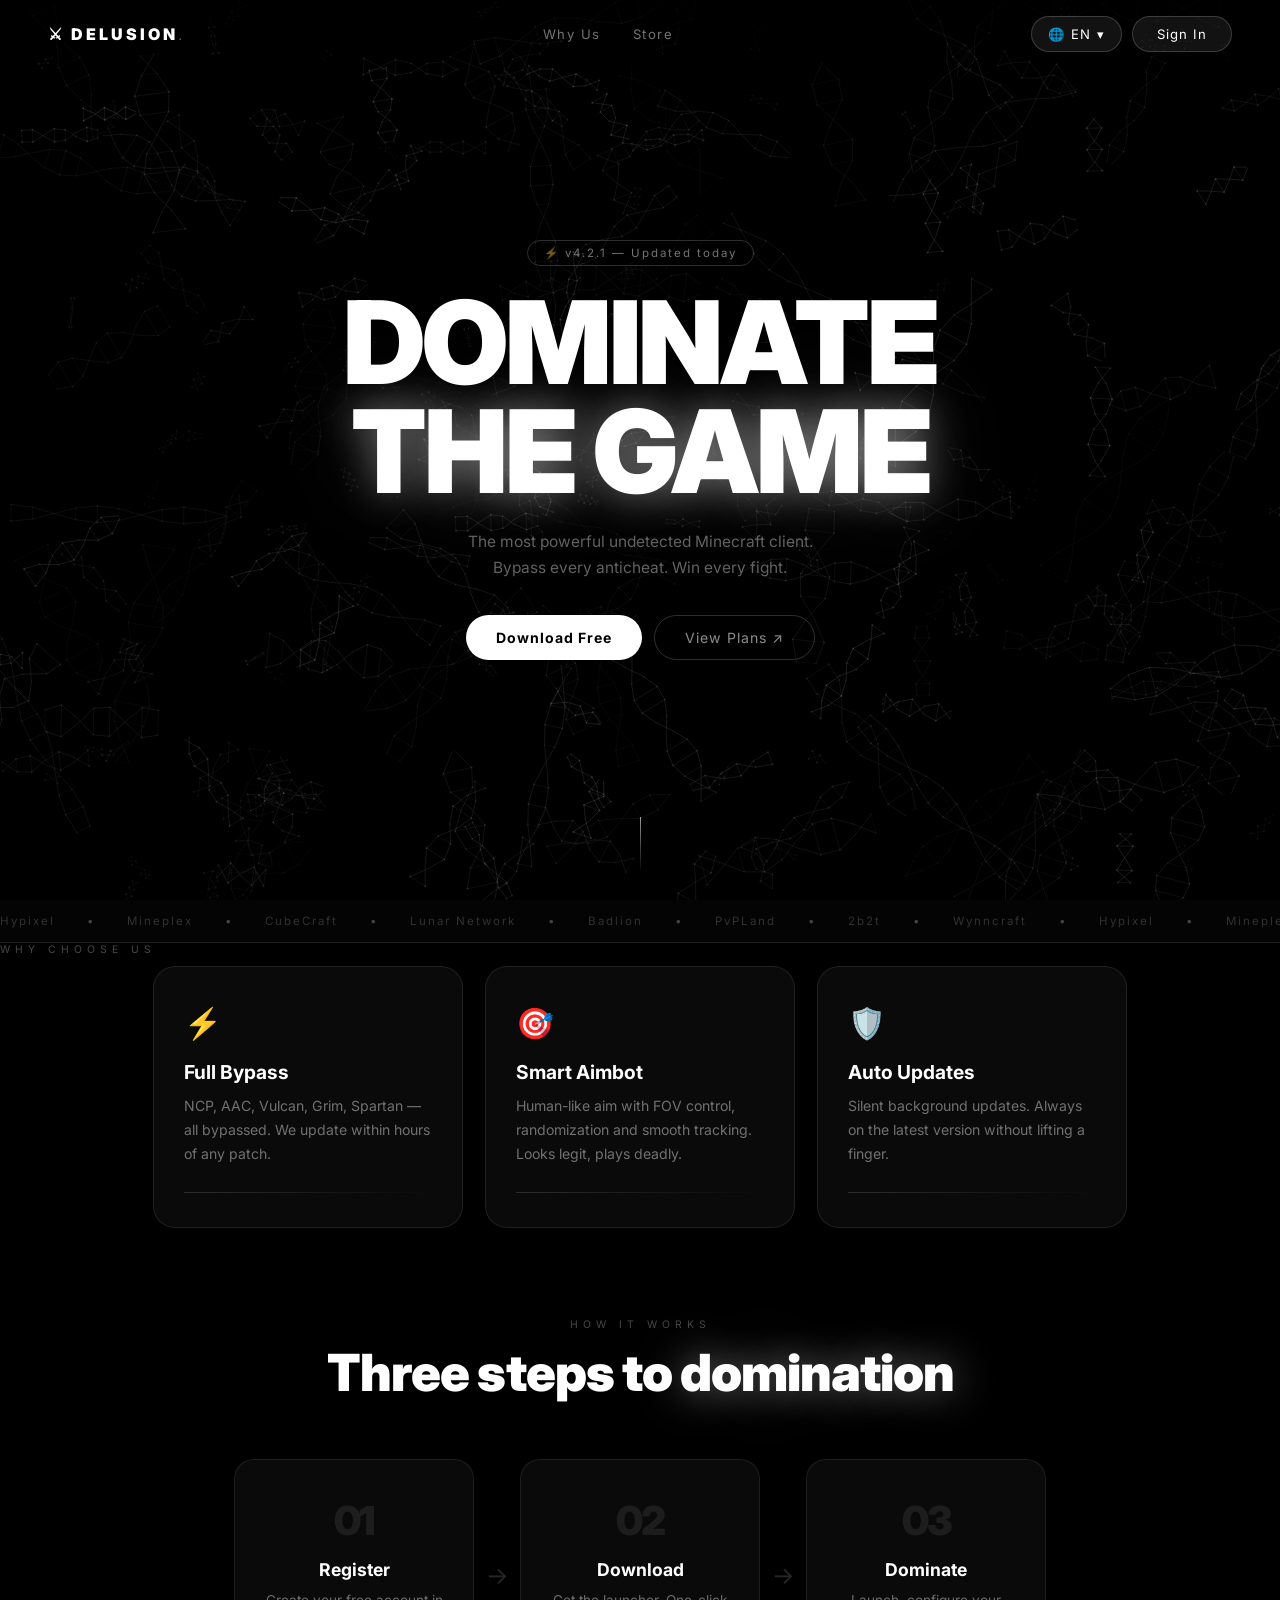
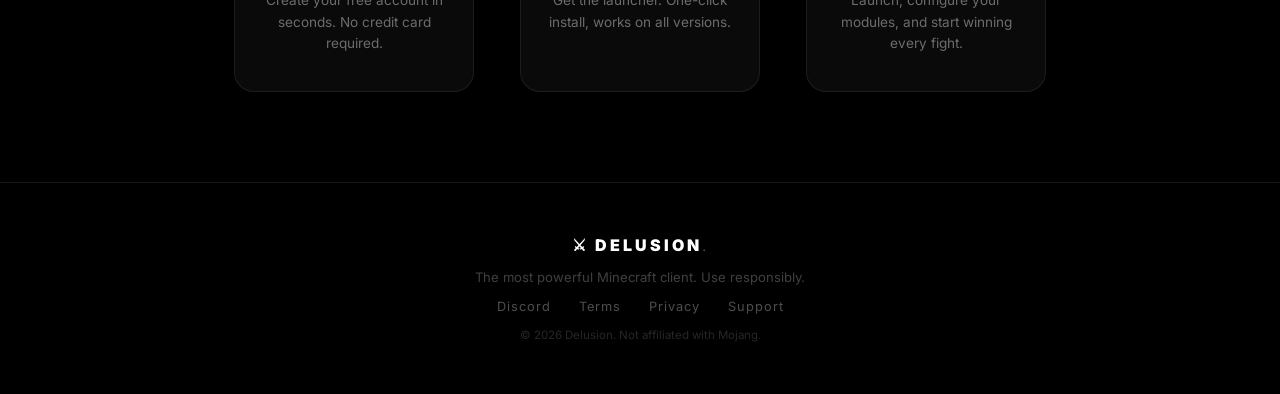
<file: index.html>
<!DOCTYPE html>
<html lang="en">
<head>
  <meta charset="UTF-8"/>
  <meta name="viewport" content="width=device-width, initial-scale=1.0"/>
  <title>Delusion</title>
  <link rel="stylesheet" href="style.css"/>
  <link href="https://fonts.googleapis.com/css2?family=Inter:wght@300;400;600;700;900&display=swap" rel="stylesheet"/>
</head>
<body>

<div id="loader">
  <div class="loader-dna"><span></span><span></span><span></span><span></span><span></span><span></span></div>
  <p class="loader-text">DELUSION</p>
</div>

<!-- MODAL -->
<div id="modal-overlay" class="hidden">
  <div id="modal">
    <button id="modal-close">✕</button>

    <!-- SIGN IN -->
    <div id="auth-signin" class="auth-screen active">
      <h2>Sign In</h2>
      <p class="modal-sub">Welcome back</p>
      <form id="form-signin" novalidate>
        <div class="input-group">
          <input type="text" id="si-user" placeholder="Username or Email" autocomplete="off" required/>
          <span class="field-err" id="si-user-err"></span>
        </div>
        <div class="input-group">
          <div class="pw-wrap">
            <input type="password" id="si-pass" placeholder="Password" required/>
            <button type="button" class="pw-eye" data-target="si-pass">👁</button>
          </div>
          <span class="field-err" id="si-pass-err"></span>
        </div>
        <button type="submit" class="modal-submit">Sign In →</button>
      </form>
      <div class="auth-links">
        <a href="#" id="go-reset">Forgot password?</a>
        <a href="#" id="go-register">Create account</a>
      </div>
    </div>

    <!-- REGISTER -->
    <div id="auth-register" class="auth-screen">
      <h2>Register</h2>
      <p class="modal-sub">Create your free account</p>
      <form id="form-register" novalidate>
        <div class="input-group">
          <input type="text" id="reg-user" placeholder="Username (a–z, 0–9, _)" autocomplete="off" required/>
          <span class="field-hint">3–16 chars, only English letters, digits, underscore</span>
          <span class="field-err" id="reg-user-err"></span>
        </div>
        <div class="input-group">
          <input type="email" id="reg-email" placeholder="Email address" required/>
          <span class="field-err" id="reg-email-err"></span>
        </div>
        <div class="input-group">
          <div class="pw-wrap">
            <input type="password" id="reg-pass" placeholder="Password (min 6 chars)" required/>
            <button type="button" class="pw-eye" data-target="reg-pass">👁</button>
          </div>
          <div class="pw-strength" id="pw-strength"><div class="pw-bar"></div></div>
          <span class="field-err" id="reg-pass-err"></span>
        </div>
        <div class="input-group">
          <div class="pw-wrap">
            <input type="password" id="reg-pass2" placeholder="Confirm password" required/>
            <button type="button" class="pw-eye" data-target="reg-pass2">👁</button>
          </div>
          <span class="field-err" id="reg-pass2-err"></span>
        </div>
        <button type="submit" class="modal-submit">Create Account →</button>
      </form>
      <div class="auth-links">
        <a href="#" id="go-signin">Already have an account?</a>
      </div>
    </div>

    <!-- RESET PASSWORD -->
    <div id="auth-reset" class="auth-screen">
      <h2>Reset Password</h2>
      <p class="modal-sub">Enter your email to reset</p>
      <form id="form-reset" novalidate>
        <div class="input-group">
          <input type="email" id="reset-email" placeholder="Email address" required/>
          <span class="field-err" id="reset-email-err"></span>
        </div>
        <button type="submit" class="modal-submit">Send Reset Link →</button>
      </form>
      <div class="auth-links">
        <a href="#" id="go-signin2">Back to Sign In</a>
      </div>
    </div>

    <!-- RESET SENT -->
    <div id="auth-reset-sent" class="auth-screen">
      <div class="auth-icon">📧</div>
      <h2>Check your email</h2>
      <p class="modal-sub" id="reset-sent-msg">We sent a reset link to your email.</p>
      <button class="modal-submit" id="go-signin3">Back to Sign In</button>
    </div>

  </div>
</div>

<canvas id="bg-canvas"></canvas>

<nav id="navbar">
  <div class="logo">⚔ DELUSION<span>.</span></div>
  <div class="nav-links">
    <a href="#why" data-i18n="nav_why">Why Us</a>
    <a href="store.html" data-i18n="nav_store">Store</a>
  </div>
  <div style="display:flex;align-items:center;gap:10px">
    <div style="position:relative" id="nav-lang-wrap">
      <button class="sign-in-btn" id="nav-lang-btn" style="padding:9px 16px;display:flex;align-items:center;gap:6px">🌐 <span id="nav-lang-label">EN</span> ▾</button>
      <div class="lang-drop" id="nav-lang-drop">
        <div class="lang-item active" data-lang="en"><span class="flag">🇬🇧</span> English</div>
        <div class="lang-item" data-lang="ru"><span class="flag">🇷🇺</span> Русский</div>
        <div class="lang-sep"></div>
        <div class="lang-item" data-lang="de"><span class="flag">🇩🇪</span> Deutsch</div>
        <div class="lang-item" data-lang="fr"><span class="flag">🇫🇷</span> Français</div>
        <div class="lang-item" data-lang="es"><span class="flag">🇪🇸</span> Español</div>
        <div class="lang-item" data-lang="zh"><span class="flag">🇨🇳</span> 中文</div>
        <div class="lang-item" data-lang="tr"><span class="flag">🇹🇷</span> Türkçe</div>
        <div class="lang-item" data-lang="pt"><span class="flag">🇧🇷</span> Português</div>
        <div class="lang-item" data-lang="pl"><span class="flag">🇵🇱</span> Polski</div>
        <div class="lang-item" data-lang="uk"><span class="flag">🇺🇦</span> Українська</div>
      </div>
    </div>
    <button class="sign-in-btn" id="open-modal" data-i18n="signin_btn_nav">Sign In</button>
  </div>
</nav>

<section id="hero">
  <div class="hero-content">
    <div class="hero-badge" data-i18n="hero_badge">⚡ v4.2.1 — Updated today</div>
    <h1 data-i18n="hero_h1">DOMINATE<br/><span class="glow-text">THE GAME</span></h1>
    <p data-i18n="hero_p">The most powerful undetected Minecraft client.<br/>Bypass every anticheat. Win every fight.</p>
    <div class="hero-btns">
      <button class="btn-primary" id="open-modal-hero" data-i18n="hero_dl">Download Free</button>
      <button class="btn-ghost" onclick="window.location.href='store.html'" data-i18n="hero_plans">View Plans ↗</button>
    </div>
  </div>
  <div class="scroll-indicator"><div class="scroll-line"></div></div>
</section>



<!-- MARQUEE -->
<div class="marquee-wrap">
  <div class="marquee-track">
    <span>Hypixel</span><span>•</span><span>Mineplex</span><span>•</span>
    <span>CubeCraft</span><span>•</span><span>Lunar Network</span><span>•</span>
    <span>Badlion</span><span>•</span><span>PvPLand</span><span>•</span>
    <span>2b2t</span><span>•</span><span>Wynncraft</span><span>•</span>
    <span>Hypixel</span><span>•</span><span>Mineplex</span><span>•</span>
    <span>CubeCraft</span><span>•</span><span>Lunar Network</span><span>•</span>
    <span>Badlion</span><span>•</span><span>PvPLand</span><span>•</span>
    <span>2b2t</span><span>•</span><span>Wynncraft</span><span>•</span>
  </div>
</div>

<!-- WHY US -->
<section id="why">
  <div class="section-label reveal-text" data-i18n="why_label">WHY CHOOSE US</div>
  <div class="cards-container">
    <div class="card" data-delay="0">
      <div class="card-glow"></div>
      <div class="card-icon">⚡</div>
      <h3 data-i18n="card1_h">Full Bypass</h3>
      <p data-i18n="card1_p">NCP, AAC, Vulcan, Grim, Spartan — all bypassed. We update within hours of any patch.</p>
      <div class="card-line"></div>
    </div>
    <div class="card" data-delay="150">
      <div class="card-glow"></div>
      <div class="card-icon">🎯</div>
      <h3 data-i18n="card2_h">Smart Aimbot</h3>
      <p data-i18n="card2_p">Human-like aim with FOV control, randomization and smooth tracking. Looks legit, plays deadly.</p>
      <div class="card-line"></div>
    </div>
    <div class="card" data-delay="300">
      <div class="card-glow"></div>
      <div class="card-icon">🛡️</div>
      <h3 data-i18n="card3_h">Auto Updates</h3>
      <p data-i18n="card3_p">Silent background updates. Always on the latest version without lifting a finger.</p>
      <div class="card-line"></div>
    </div>
  </div>
</section>

<!-- EXTRA SECTION: HOW IT WORKS -->
<section id="how" style="position:relative;z-index:1;padding:90px 40px;text-align:center;">
  <div class="section-label reveal-text" data-i18n="how_label">HOW IT WORKS</div>
  <h2 class="section-title reveal-text" style="transition-delay:.1s" data-i18n="how_title">Three steps to <span class="glow-text">domination</span></h2>
  <div style="display:flex;gap:0;justify-content:center;max-width:860px;margin:0 auto;flex-wrap:wrap;">
    <div class="step-card reveal-text" data-delay="0">
      <div class="step-num">01</div>
      <h3 data-i18n="step1_h">Register</h3>
      <p data-i18n="step1_p">Create your free account in seconds. No credit card required.</p>
    </div>
    <div class="step-arrow reveal-text" data-delay="100">→</div>
    <div class="step-card reveal-text" data-delay="200">
      <div class="step-num">02</div>
      <h3 data-i18n="step2_h">Download</h3>
      <p data-i18n="step2_p">Get the launcher. One-click install, works on all versions.</p>
    </div>
    <div class="step-arrow reveal-text" data-delay="300">→</div>
    <div class="step-card reveal-text" data-delay="400">
      <div class="step-num">03</div>
      <h3 data-i18n="step3_h">Dominate</h3>
      <p data-i18n="step3_p">Launch, configure your modules, and start winning every fight.</p>
    </div>
  </div>
</section>

<footer id="footer">
  <div class="footer-logo">⚔ DELUSION<span>.</span></div>
  <p class="footer-sub" data-i18n="footer_sub">The most powerful Minecraft client. Use responsibly.</p>
  <div class="footer-links">
    <a href="#" data-i18n="footer_discord">Discord</a><a href="#" data-i18n="footer_terms">Terms</a><a href="#" data-i18n="footer_privacy">Privacy</a><a href="#" data-i18n="footer_support">Support</a>
  </div>
  <p class="footer-copy" data-i18n="footer_copy">© 2026 Delusion. Not affiliated with Mojang.</p>
</footer>

<script src="script.js"></script>
</body>
</html>
</file>
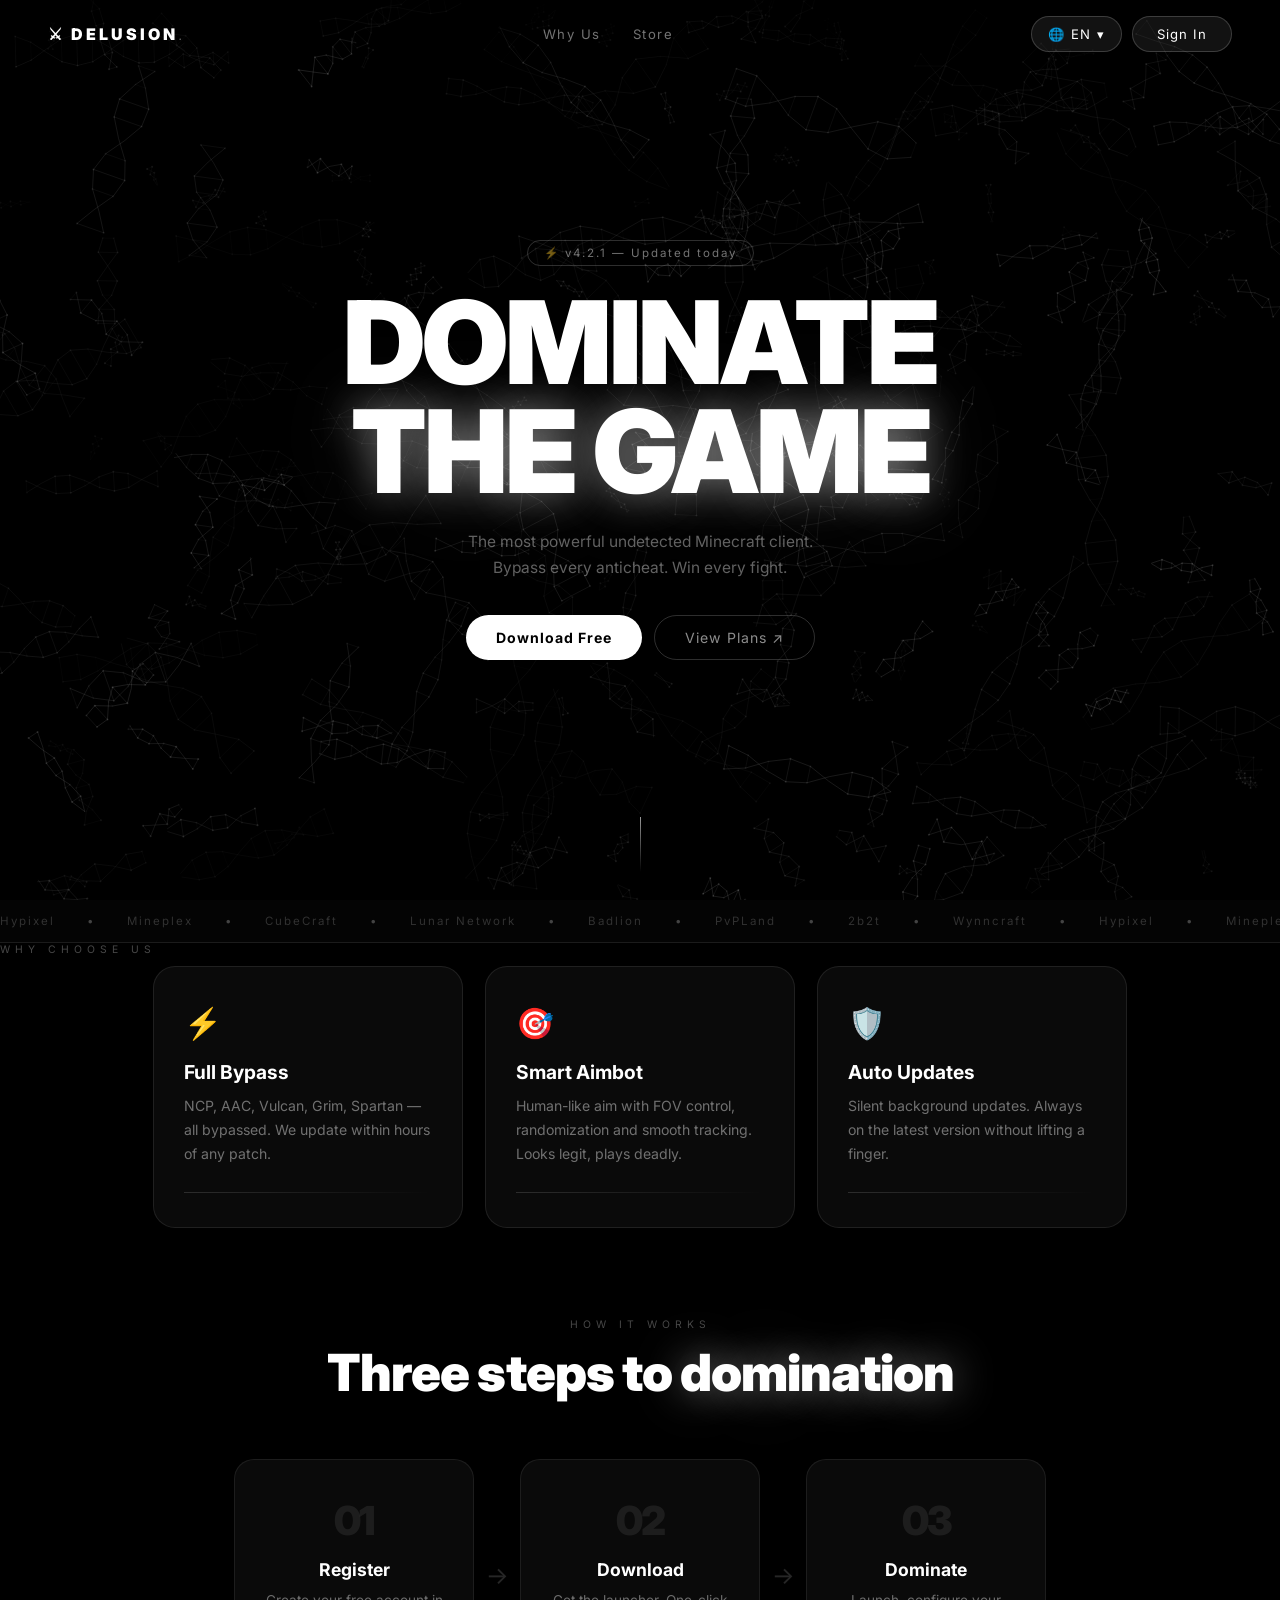
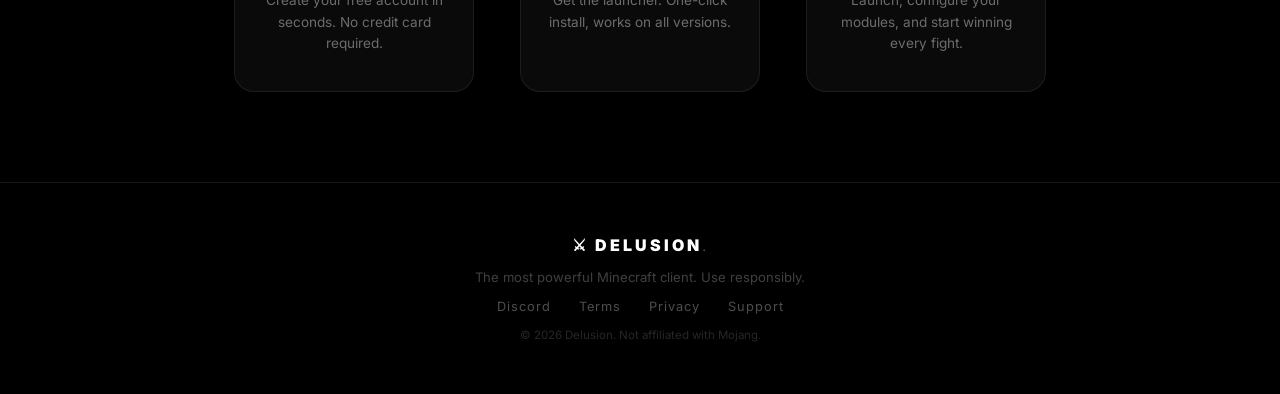
<file: profile.html>
<!DOCTYPE html>
<html lang="en">
<head>
<meta charset="UTF-8"/>
<meta name="viewport" content="width=device-width, initial-scale=1.0"/>
<title>Profile — Delusion</title>
<link rel="stylesheet" href="style.css"/>
<link href="https://fonts.googleapis.com/css2?family=Inter:wght@300;400;600;700;900&display=swap" rel="stylesheet"/>
<style>
body{background:#000;color:#fff;font-family:'Inter',sans-serif;overflow-x:hidden}
#profile-page{position:relative;z-index:1;max-width:900px;margin:0 auto;padding:110px 28px 100px}
.rev{opacity:0;transform:translateY(26px);transition:opacity .6s ease,transform .6s ease}
.rev.in{opacity:1;transform:translateY(0)}
/* TOPBAR */
.prof-topbar{display:flex;align-items:center;justify-content:flex-end;gap:10px;margin-bottom:28px}
.lang-btn,.support-btn{
  display:flex;align-items:center;gap:7px;
  background:rgba(255,255,255,.05);border:1px solid rgba(255,255,255,.1);
  color:rgba(255,255,255,.6);border-radius:30px;padding:8px 16px;
  font-size:.78rem;font-family:'Inter',sans-serif;cursor:pointer;
  letter-spacing:.5px;transition:all .25s;position:relative
}
.lang-btn:hover,.support-btn:hover{background:rgba(255,255,255,.1);border-color:rgba(255,255,255,.3);color:#fff}
/* LANG DROPDOWN */
.lang-drop{position:relative}
.lang-btn{position:relative}
/* HERO */
.ph-hero{display:flex;align-items:center;gap:22px;margin-bottom:28px}
.ph-av{width:80px;height:80px;border-radius:50%;background:#fff;color:#000;
  display:flex;align-items:center;justify-content:center;
  font-size:2rem;font-weight:900;flex-shrink:0;
  box-shadow:0 0 55px rgba(255,255,255,.16);
  animation:avPop .55s cubic-bezier(.34,1.56,.64,1) .15s both}
@keyframes avPop{from{transform:scale(0);opacity:0}to{transform:scale(1);opacity:1}}
.ph-info h1{font-size:1.9rem;font-weight:900;letter-spacing:-1.5px;margin-bottom:4px}
.ph-info .sub{font-size:.66rem;letter-spacing:4px;color:rgba(255,255,255,.28)}
.ph-uid-box{margin-left:auto;text-align:right;font-size:.66rem;color:rgba(255,255,255,.18);line-height:2}
.ph-uid-box b{color:rgba(255,255,255,.4);font-size:.72rem;letter-spacing:1px}
/* DOWNLOAD */
.dl-btn{display:flex;align-items:center;gap:16px;width:100%;padding:18px 26px;
  background:#fff;color:#000;border:none;border-radius:16px;cursor:pointer;
  font-family:'Inter',sans-serif;transition:all .3s;margin-bottom:20px}
.dl-btn:hover{background:#e8e8e8;transform:translateY(-3px);box-shadow:0 14px 45px rgba(255,255,255,.2)}
.dl-icon{font-size:1.5rem;flex-shrink:0}
.dl-body{display:flex;flex-direction:column;text-align:left}
.dl-title{font-size:.95rem;font-weight:800}
.dl-sub{font-size:.68rem;color:rgba(0,0,0,.45);margin-top:2px;letter-spacing:1px}
.dl-arr{margin-left:auto;font-size:1.2rem}
/* UPGRADE */
.upg-banner{display:flex;align-items:center;justify-content:space-between;gap:14px;
  background:rgba(255,255,255,.04);border:1px solid rgba(255,255,255,.1);
  border-radius:14px;padding:16px 20px;margin-bottom:18px}
.upg-banner p{font-size:.84rem;color:rgba(255,255,255,.5);line-height:1.5}
.upg-banner strong{color:#fff}
.upg-btn{background:#fff;color:#000;border:none;padding:9px 18px;border-radius:9px;
  font-size:.8rem;font-weight:700;font-family:'Inter',sans-serif;cursor:pointer;
  white-space:nowrap;flex-shrink:0;transition:all .3s}
.upg-btn:hover{background:#ddd;transform:translateY(-2px)}
/* GRID */
.pg{display:grid;grid-template-columns:1fr 1fr;gap:13px}
.pg .s2{grid-column:1/-1}
/* CARD */
.pc{background:rgba(255,255,255,.04);border:1px solid rgba(255,255,255,.08);
  border-radius:18px;padding:24px;backdrop-filter:blur(24px);
  transition:border-color .3s,box-shadow .3s}
.pc:hover{border-color:rgba(255,255,255,.15);box-shadow:0 10px 36px rgba(0,0,0,.5)}
.pc-lbl{font-size:.57rem;letter-spacing:4px;color:rgba(255,255,255,.22);margin-bottom:14px}
/* ROWS */
.ir{display:flex;justify-content:space-between;align-items:center;
  padding:9px 0;border-bottom:1px solid rgba(255,255,255,.05)}
.ir:last-child{border-bottom:none;padding-bottom:0}
.ir:first-of-type{padding-top:0}
.ik{font-size:.72rem;color:rgba(255,255,255,.28)}
.iv{font-size:.84rem;font-weight:600}
.iv.mono{font-family:'Courier New',monospace;font-size:.72rem;color:rgba(255,255,255,.55);letter-spacing:1.5px}
.iv.green{color:#6fff6f}
/* PLAN BADGE */
.pb{display:inline-flex;align-items:center;gap:6px;padding:4px 12px;border-radius:7px;
  font-size:.72rem;font-weight:800;letter-spacing:2px;
  border:1px solid rgba(255,255,255,.14);background:rgba(255,255,255,.06)}
.pb .bd{width:5px;height:5px;border-radius:50%;background:#fff;box-shadow:0 0 5px #fff}
.pb.pro{border-color:rgba(160,160,255,.45);background:rgba(160,160,255,.1);color:#ccf}
.pb.pro .bd{background:#aaf;box-shadow:0 0 7px #aaf}
.pb.elite{border-color:rgba(255,210,60,.45);background:rgba(255,210,60,.1);color:#ffd966}
.pb.elite .bd{background:#ffd966;box-shadow:0 0 7px #ffd966}
.pb.beta{border-color:rgba(100,220,255,.4);background:rgba(100,220,255,.08);color:#7df}
.pb.beta .bd{background:#7df;box-shadow:0 0 7px #7df}
/* EXPIRE */
.ew{display:flex;align-items:center;gap:9px;
  background:rgba(255,170,0,.07);border:1px solid rgba(255,170,0,.22);
  border-radius:11px;padding:11px 14px;font-size:.78rem;color:rgba(255,200,80,.85);margin-top:12px}
/* LOGOUT */
.lo-btn{width:100%;margin-top:20px;padding:12px;background:transparent;
  border:1px solid rgba(255,255,255,.1);color:rgba(255,255,255,.3);border-radius:11px;
  font-size:.82rem;font-family:'Inter',sans-serif;cursor:pointer;letter-spacing:1px;transition:all .3s}
.lo-btn:hover{border-color:rgba(255,255,255,.35);color:#fff}
@media(max-width:640px){.pg{grid-template-columns:1fr}.pg .s2{grid-column:1}.ph-uid-box{display:none}}
</style>
</head>
<body>
<canvas id="bg-canvas"></canvas>
<nav id="navbar">
  <div class="logo">⚔ DELUSION<span>.</span></div>
  <a href="index.html" class="sign-in-btn" style="text-decoration:none">← Home</a>
</nav>
<div id="profile-page">

  <!-- TOPBAR: support + language -->
  <div class="prof-topbar rev">
    <button class="support-btn" onclick="window.open('https://discord.gg/delusion','_blank')">
      💬 <span data-i18n="support">Support</span>
    </button>
    <div style="position:relative">
      <button class="lang-btn" id="lang-toggle">
        🌐 <span id="lang-label">EN</span> ▾
      </button>
      <div class="lang-drop" id="lang-drop">
        <div class="lang-item active" data-lang="en"><span class="flag">🇬🇧</span> English</div>
        <div class="lang-item" data-lang="ru"><span class="flag">🇷🇺</span> Русский</div>
        <div class="lang-sep"></div>
        <div class="lang-item" data-lang="de"><span class="flag">🇩🇪</span> Deutsch</div>
        <div class="lang-item" data-lang="fr"><span class="flag">🇫🇷</span> Français</div>
        <div class="lang-item" data-lang="es"><span class="flag">🇪🇸</span> Español</div>
        <div class="lang-item" data-lang="zh"><span class="flag">🇨🇳</span> 中文</div>
        <div class="lang-item" data-lang="tr"><span class="flag">🇹🇷</span> Türkçe</div>
        <div class="lang-item" data-lang="pt"><span class="flag">🇧🇷</span> Português</div>
        <div class="lang-item" data-lang="pl"><span class="flag">🇵🇱</span> Polski</div>
        <div class="lang-item" data-lang="uk"><span class="flag">🇺🇦</span> Українська</div>
      </div>
    </div>
  </div>

  <!-- HERO -->
  <div class="ph-hero rev" style="transition-delay:.05s">
    <div class="ph-av" id="p-av">?</div>
    <div class="ph-info">
      <h1 id="p-name">—</h1>
      <div class="sub" data-i18n="member">DELUSION MEMBER</div>
    </div>
    <div class="ph-uid-box">
      <div data-i18n="uid_label">ACCOUNT #</div>
      <b id="p-uid-top">—</b>
    </div>
  </div>

  <!-- DOWNLOAD -->
  <div class="rev" style="transition-delay:.1s">
    <button class="dl-btn" id="dl-btn">
      <span class="dl-icon">⬇</span>
      <span class="dl-body">
        <span class="dl-title" data-i18n="dl_title">Download Launcher</span>
        <span class="dl-sub">Delusion v4.2.1 · Windows / macOS / Linux</span>
      </span>
      <span class="dl-arr">→</span>
    </button>
  </div>

  <!-- UPGRADE BANNER -->
  <div class="upg-banner rev" id="upg" style="display:none;transition-delay:.14s">
    <p data-i18n="upg_text">You're on <strong>FREE</strong> plan. Unlock everything with Pro.</p>
    <button class="upg-btn" onclick="location.href='store.html'" data-i18n="upgrade">Upgrade ↗</button>
  </div>

  <div class="pg">

    <!-- ACCOUNT -->
    <div class="pc rev" style="transition-delay:.18s">
      <div class="pc-lbl" data-i18n="account">ACCOUNT</div>
      <div class="ir"><span class="ik" data-i18n="username">Username</span><span class="iv" id="d-user">—</span></div>
      <div class="ir"><span class="ik">Email</span><span class="iv" id="d-email" style="font-size:.78rem;color:rgba(255,255,255,.5)">—</span></div>
      <div class="ir"><span class="ik" data-i18n="account_num">Account #</span><span class="iv mono" id="d-uid">—</span></div>
      <div class="ir"><span class="ik" data-i18n="registered">Registered</span><span class="iv" id="d-reg">—</span></div>
      <div class="ir"><span class="ik" data-i18n="days_active">Days Active</span><span class="iv" id="d-days">—</span></div>
      <div class="ir"><span class="ik" data-i18n="last_login">Last Login</span><span class="iv" id="d-login">—</span></div>
      <div class="ir"><span class="ik" data-i18n="status">Status</span><span class="iv green">● Active</span></div>
    </div>

    <!-- SUBSCRIPTION -->
    <div class="pc rev" style="transition-delay:.24s">
      <div class="pc-lbl" data-i18n="subscription">SUBSCRIPTION</div>
      <div class="ir">
        <span class="ik" data-i18n="plan">Plan</span>
        <span class="pb" id="d-badge"><span class="bd"></span><span id="d-plan">FREE</span></span>
      </div>
      <div class="ir"><span class="ik" data-i18n="purchase_date">Purchase Date</span><span class="iv" id="d-buy">—</span></div>
      <div class="ir"><span class="ik" data-i18n="expires">Expires</span><span class="iv" id="d-exp">—</span></div>
      <div class="ir"><span class="ik" data-i18n="days_left">Days Left</span><span class="iv" id="d-left">—</span></div>
      <div class="ir"><span class="ik" data-i18n="duration">Duration</span><span class="iv" id="d-dur">—</span></div>
      <div class="ir"><span class="ik">Beta доступ</span><span class="iv" id="d-beta">—</span></div>
      <div id="ew" class="ew" style="display:none" data-i18n="exp_warn">⚠ Expires in less than 5 days</div>
    </div>

    <!-- HWID -->
    <div class="pc rev" style="transition-delay:.3s">
      <div class="pc-lbl" data-i18n="hwid_title">HWID</div>
      <div class="ir"><span class="ik" data-i18n="hwid_label">Hardware ID</span><span class="iv mono" id="d-hwid">—</span></div>
      <div class="ir"><span class="ik" data-i18n="hwid_resets">Resets Used</span><span class="iv" id="d-resets">0 / 3</span></div>
      <div class="ir"><span class="ik" data-i18n="hwid_last">Last Reset</span><span class="iv" id="d-hwid-date">—</span></div>
      <button class="upg-btn rev" id="hwid-reset-btn" style="margin-top:14px;width:100%;padding:10px;font-size:.8rem" data-i18n="hwid_reset">Reset HWID</button>
    </div>

    <!-- STATS -->
    <div class="pc rev" style="transition-delay:.36s">
      <div class="pc-lbl" data-i18n="stats">STATS</div>
      <div class="ir"><span class="ik" data-i18n="sessions">Sessions</span><span class="iv" id="d-sess">—</span></div>
      <div class="ir"><span class="ik" data-i18n="version">Client Version</span><span class="iv mono">v4.2.1</span></div>
      <div class="ir"><span class="ik" data-i18n="engine">Bypass Engine</span><span class="iv mono">GHOST-7</span></div>
      <div class="ir"><span class="ik" data-i18n="platform">Platform</span><span class="iv">Windows</span></div>
    </div>

    <!-- CHANGE PASSWORD -->
    <div class="pc rev s2" style="transition-delay:.42s">
      <div class="pc-lbl">CHANGE PASSWORD</div>
      <div style="display:grid;grid-template-columns:1fr 1fr 1fr;gap:10px;align-items:end">
        <div>
          <div style="font-size:.68rem;color:rgba(255,255,255,.3);margin-bottom:6px">Current password</div>
          <input id="pw-old" type="password" placeholder="••••••••" style="width:100%;background:rgba(255,255,255,.05);border:1px solid rgba(255,255,255,.1);border-radius:10px;padding:10px 14px;color:#fff;font-size:.84rem;font-family:Inter,sans-serif;outline:none;transition:border-color .2s;box-sizing:border-box"/>
        </div>
        <div>
          <div style="font-size:.68rem;color:rgba(255,255,255,.3);margin-bottom:6px">New password</div>
          <input id="pw-new" type="password" placeholder="••••••••" style="width:100%;background:rgba(255,255,255,.05);border:1px solid rgba(255,255,255,.1);border-radius:10px;padding:10px 14px;color:#fff;font-size:.84rem;font-family:Inter,sans-serif;outline:none;transition:border-color .2s;box-sizing:border-box"/>
        </div>
        <div>
          <div style="font-size:.68rem;color:rgba(255,255,255,.3);margin-bottom:6px">Confirm new</div>
          <input id="pw-new2" type="password" placeholder="••••••••" style="width:100%;background:rgba(255,255,255,.05);border:1px solid rgba(255,255,255,.1);border-radius:10px;padding:10px 14px;color:#fff;font-size:.84rem;font-family:Inter,sans-serif;outline:none;transition:border-color .2s;box-sizing:border-box"/>
        </div>
      </div>
      <div id="pw-err" style="font-size:.72rem;color:#ff6b6b;margin-top:8px;min-height:16px"></div>
      <button id="pw-save-btn" style="margin-top:12px;padding:11px 24px;background:rgba(255,255,255,.08);border:1px solid rgba(255,255,255,.12);color:#fff;border-radius:10px;font-size:.82rem;font-weight:600;font-family:Inter,sans-serif;cursor:pointer;transition:all .3s">Save new password</button>
    </div>

  </div>

  <button class="lo-btn rev" id="lo-btn" style="transition-delay:.42s" data-i18n="logout">Log Out</button>
</div>

<script src="script.js"></script>
<script>
(function(){
  var user = localStorage.getItem('mc_user');
  if(!user){ window.location.href='index.html'; return; }

  // LANGS and applyLang come from script.js
  // Apply saved language immediately
  var savedLang = localStorage.getItem('mc_lang') || 'en';
  // Inline fast apply (no fade) on first load so data isn't overwritten
  (function fastApply(lang){
    var t = (typeof LANGS !== 'undefined' && LANGS[lang]) ? LANGS[lang] : null;
    if(!t) return;
    document.querySelectorAll('[data-i18n]').forEach(function(el){
      var key = el.getAttribute('data-i18n');
      if(t[key] !== undefined) el.innerHTML = t[key];
    });
    var lbl = document.getElementById('lang-label');
    if(lbl) lbl.textContent = lang.toUpperCase();
    document.querySelectorAll('.lang-item').forEach(function(li){
      li.classList.toggle('active', li.dataset.lang === lang);
    });
  })(savedLang);

  // PLACEHOLDER — remove old duplicate LANGS block below
  var _dummy = {dummy:1};

  // ── Fill data ─────────────────────────────────────────
  function fmt(iso){
    if(!iso) return '—';
    return new Date(iso).toLocaleDateString('en-GB',{day:'2-digit',month:'short',year:'numeric'});
  }

  var plan    = localStorage.getItem('mc_plan') || 'FREE';
  var joined  = localStorage.getItem('mc_joined') || new Date().toISOString();
  var buyDate = localStorage.getItem('mc_plan_date');
  var expire  = localStorage.getItem('mc_plan_expire');
  var planDur = localStorage.getItem('mc_plan_dur') || '—';

  // Also sync from mc_accounts if available
  var accounts = JSON.parse(localStorage.getItem('mc_accounts') || '{}');
  var acct = accounts[user.toLowerCase()];
  if(acct){
    if(!localStorage.getItem('mc_joined')) localStorage.setItem('mc_joined', acct.joined);
    if(!localStorage.getItem('mc_uid'))    localStorage.setItem('mc_uid', acct.uid);
    joined = acct.joined || joined;
  }

  // UID = порядковый номер аккаунта
  var uid = localStorage.getItem('mc_uid');
  if(!uid){
    var base = parseInt(localStorage.getItem('mc_uid_counter')||'1000');
    base++;
    uid = '#' + base;
    localStorage.setItem('mc_uid', uid);
    localStorage.setItem('mc_uid_counter', base);
  }

  // HWID
  var hwid = localStorage.getItem('mc_hwid');
  if(!hwid){
    hwid = Array.from({length:4},function(){return Math.random().toString(16).slice(2,6).toUpperCase()}).join('-');
    localStorage.setItem('mc_hwid', hwid);
  }
  var hwidResets = parseInt(localStorage.getItem('mc_hwid_resets')||'0');
  var hwidDate   = localStorage.getItem('mc_hwid_date');

  var sess = parseInt(localStorage.getItem('mc_sessions')||'0')+1;
  localStorage.setItem('mc_sessions', sess);

  document.getElementById('p-av').textContent   = user[0].toUpperCase();
  document.getElementById('p-name').textContent = user;
  document.getElementById('p-uid-top').textContent = uid;
  document.getElementById('d-user').textContent = user;
  document.getElementById('d-email').textContent = localStorage.getItem('mc_email') || '—';
  document.getElementById('d-uid').textContent  = uid;
  document.getElementById('d-reg').textContent  = fmt(joined);
  document.getElementById('d-login').textContent= fmt(new Date().toISOString());
  document.getElementById('d-sess').textContent = sess;
  document.getElementById('d-hwid').textContent = hwid;
  document.getElementById('d-resets').textContent = hwidResets + ' / 3';
  document.getElementById('d-hwid-date').textContent = hwidDate ? fmt(hwidDate) : '—';

  var daysActive = Math.max(1,Math.floor((Date.now()-new Date(joined))/86400000));
  document.getElementById('d-days').textContent = daysActive + ' days';

  document.getElementById('d-plan').textContent = plan;
  var badge = document.getElementById('d-badge');
  if(plan==='PRO')   badge.classList.add('pro');
  if(plan==='ELITE') badge.classList.add('elite');
  if(plan==='BETA')  badge.classList.add('beta');

  var hasBeta = localStorage.getItem('mc_beta') === '1' || plan === 'BETA';
  var betaEl = document.getElementById('d-beta');
  if(hasBeta){
    betaEl.innerHTML = '<span style="color:#7df;font-weight:700">● Активен</span>';
  } else {
    betaEl.innerHTML = '<span style="color:rgba(255,255,255,.25)">✕ Нет</span>';
  }

  if(plan==='FREE'){
    document.getElementById('d-buy').textContent  = 'N/A';
    document.getElementById('d-exp').textContent  = 'Never';
    document.getElementById('d-left').textContent = '∞';
    document.getElementById('d-dur').textContent  = '—';
    document.getElementById('upg').style.display  = 'flex';
  } else {
    document.getElementById('d-buy').textContent  = fmt(buyDate);
    document.getElementById('d-exp').textContent  = fmt(expire);
    document.getElementById('d-dur').textContent  = planDur;
    if(expire){
      var left = Math.ceil((new Date(expire)-Date.now())/86400000);
      document.getElementById('d-left').textContent = left>0 ? left+' days' : 'Expired';
      if(left<=5) document.getElementById('ew').style.display='flex';
    }
  }

  // HWID reset
  document.getElementById('hwid-reset-btn').addEventListener('click',function(){
    if(hwidResets>=3){ alert('No resets left. Contact support.'); return; }
    var btn = document.getElementById('hwid-reset-btn');
    btn.textContent = 'Resetting...'; btn.disabled = true;

    fetch('/api/hwid-reset', {
      method: 'POST',
      headers: { 'Content-Type': 'application/json' },
      body: JSON.stringify({ username: user })
    })
    .then(function(r){ return r.json(); })
    .then(function(data){
      if(!data.success){
        alert(data.error || 'Reset failed');
        btn.textContent = 'Reset HWID'; btn.disabled = false;
        return;
      }
      hwidResets++;
      hwid = Array.from({length:4},function(){return Math.random().toString(16).slice(2,6).toUpperCase();}).join('-');
      localStorage.setItem('mc_hwid', hwid);
      localStorage.setItem('mc_hwid_resets', hwidResets);
      localStorage.setItem('mc_hwid_date', new Date().toISOString());
      document.getElementById('d-hwid').textContent   = hwid;
      document.getElementById('d-resets').textContent = hwidResets+' / 3';
      document.getElementById('d-hwid-date').textContent = fmt(new Date().toISOString());
      btn.textContent = '✓ Reset done'; btn.disabled = false;
      setTimeout(function(){ btn.textContent = 'Reset HWID'; }, 2000);
    })
    .catch(function(){
      alert('Network error'); btn.textContent = 'Reset HWID'; btn.disabled = false;
    });
  });

  // Change password
  document.getElementById('pw-save-btn').addEventListener('click', function(){
    var oldVal  = document.getElementById('pw-old').value;
    var newVal  = document.getElementById('pw-new').value;
    var new2Val = document.getElementById('pw-new2').value;
    var errEl   = document.getElementById('pw-err');
    errEl.textContent = '';

    if(!oldVal || !newVal || !new2Val){ errEl.textContent = 'Fill all fields'; return; }
    if(newVal.length < 6){ errEl.textContent = 'New password must be at least 6 characters'; return; }
    if(newVal !== new2Val){ errEl.textContent = 'Passwords do not match'; return; }

    // Hash both passwords and compare
    Promise.all([
      crypto.subtle.digest('SHA-256', new TextEncoder().encode(oldVal)),
      crypto.subtle.digest('SHA-256', new TextEncoder().encode(newVal))
    ]).then(function(bufs){
      var oldHash = Array.from(new Uint8Array(bufs[0])).map(function(b){return b.toString(16).padStart(2,'0');}).join('');
      var newHash = Array.from(new Uint8Array(bufs[1])).map(function(b){return b.toString(16).padStart(2,'0');}).join('');

      var accounts = JSON.parse(localStorage.getItem('mc_accounts') || '{}');
      var key = user.toLowerCase();
      if(!accounts[key]){ errEl.textContent = 'Account not found'; return; }
      if(accounts[key].password !== oldHash){ errEl.textContent = 'Current password is incorrect'; return; }

      accounts[key].password = newHash;
      localStorage.setItem('mc_accounts', JSON.stringify(accounts));

      document.getElementById('pw-old').value = '';
      document.getElementById('pw-new').value = '';
      document.getElementById('pw-new2').value = '';
      errEl.style.color = '#6fff6f';
      errEl.textContent = '✓ Password changed successfully';
      setTimeout(function(){ errEl.textContent = ''; errEl.style.color = '#ff6b6b'; }, 3000);
    });
  });

  // Download
  document.getElementById('dl-btn').addEventListener('click',function(){
    alert('Launcher download would start here.');
  });

  // Logout
  document.getElementById('lo-btn').addEventListener('click',function(){
    ['mc_user','mc_plan','mc_plan_date','mc_plan_expire','mc_plan_dur',
     'mc_uid','mc_joined','mc_sessions','mc_hwid','mc_hwid_resets','mc_hwid_date','mc_email','mc_beta']
      .forEach(function(k){localStorage.removeItem(k)});
    window.location.href='index.html';
  });

  // Reveal on scroll
  var obs = new IntersectionObserver(function(entries){
    entries.forEach(function(e){
      if(e.isIntersecting){e.target.classList.add('in');obs.unobserve(e.target);}
    });
  },{threshold:0.06});
  document.querySelectorAll('.rev').forEach(function(el){obs.observe(el);});
})();
</script>
</body>
</html>
</file>
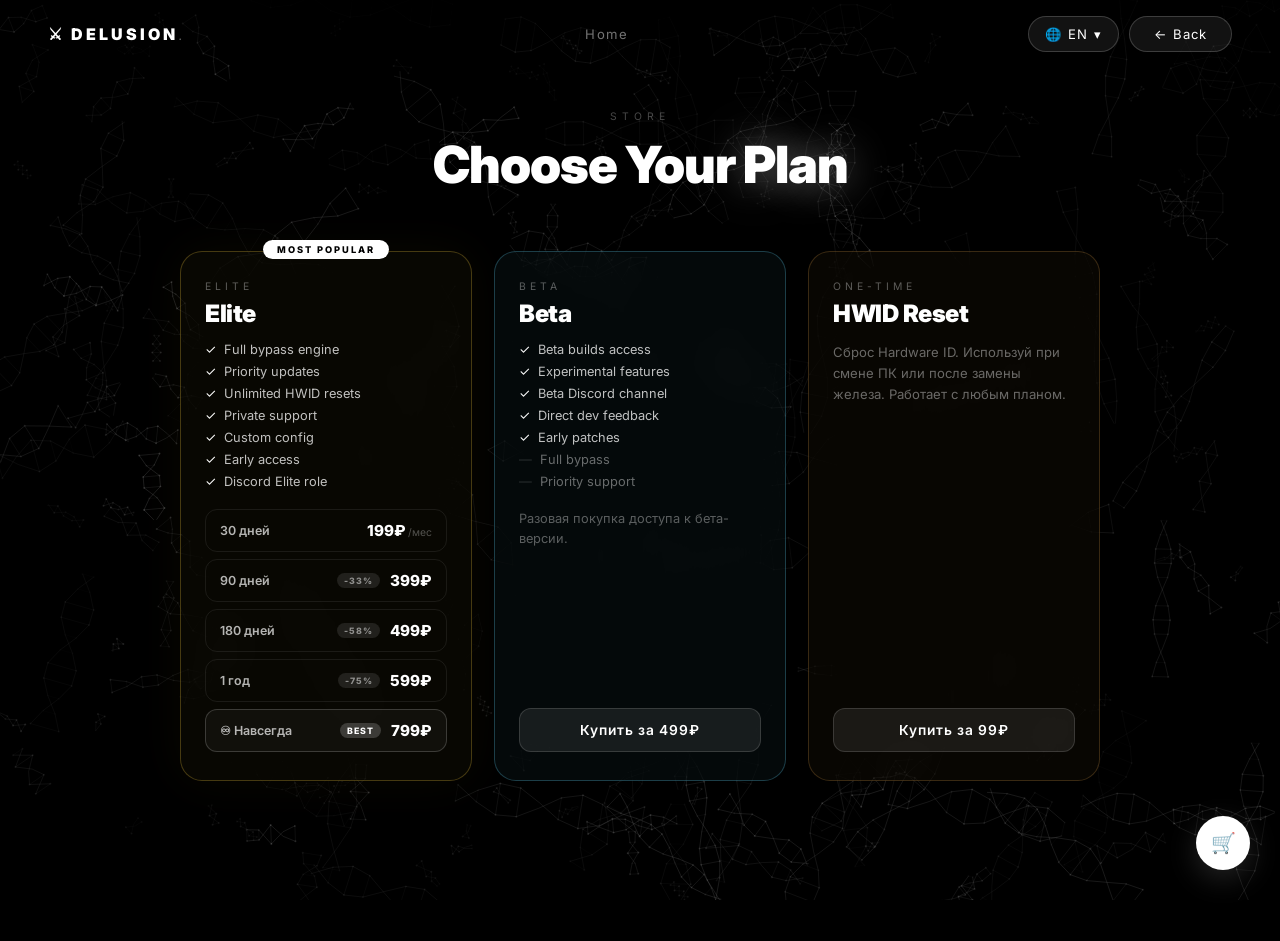
<file: store.html>
<!DOCTYPE html>
<html lang="en">
<head>
<meta charset="UTF-8"/>
<meta name="viewport" content="width=device-width, initial-scale=1.0"/>
<title>Store — Delusion</title>
<link rel="stylesheet" href="style.css"/>
<link href="https://fonts.googleapis.com/css2?family=Inter:wght@300;400;600;700;900&display=swap" rel="stylesheet"/>
<style>
body{background:#000;color:#fff;font-family:'Inter',sans-serif;overflow-x:hidden}
#store-page{position:relative;z-index:1;padding:110px 40px 100px;max-width:1000px;margin:0 auto}
.store-hdr{text-align:center;margin-bottom:56px}
.store-grid{display:grid;grid-template-columns:repeat(auto-fill,minmax(280px,1fr));gap:22px;margin-bottom:60px}
.scard{position:relative;background:rgba(255,255,255,.04);border:1px solid rgba(255,255,255,.09);border-radius:22px;padding:28px 24px;display:flex;flex-direction:column;backdrop-filter:blur(20px);opacity:0;transform:translateY(40px);transition:opacity .7s ease,transform .7s ease,border-color .3s,box-shadow .3s}
.scard.visible{opacity:1;transform:translateY(0)}
.scard:hover{border-color:rgba(255,255,255,.2);box-shadow:0 20px 55px rgba(0,0,0,.6)}
.scard.elite-card{border-color:rgba(255,210,60,.25);background:rgba(255,210,60,.03);box-shadow:0 0 50px rgba(255,210,60,.04)}
.scard.beta-card{border-color:rgba(100,220,255,.25);background:rgba(100,220,255,.04)}
.scard.hwid-card{border-color:rgba(255,180,80,.2);background:rgba(255,180,80,.03)}
.popular-tag{position:absolute;top:-12px;left:50%;transform:translateX(-50%);background:#fff;color:#000;font-size:.58rem;font-weight:800;letter-spacing:2px;padding:4px 14px;border-radius:20px;white-space:nowrap}
.scard-tier{font-size:.65rem;letter-spacing:4px;color:rgba(255,255,255,.35);margin-bottom:6px}
.scard-name{font-size:1.5rem;font-weight:900;letter-spacing:-0.5px;margin-bottom:14px}
.scard-features{list-style:none;display:flex;flex-direction:column;gap:7px;margin-bottom:20px}
.scard-features li{font-size:.8rem;color:rgba(255,255,255,.4);display:flex;align-items:center;gap:8px}
.scard-features li::before{content:'—';color:rgba(255,255,255,.15)}
.scard-features li.yes{color:rgba(255,255,255,.75)}
.scard-features li.yes::before{content:'✓';color:#fff}
.period-list{display:flex;flex-direction:column;gap:7px;margin-top:auto}
.period-row{display:flex;align-items:center;justify-content:space-between;padding:11px 14px;border:1px solid rgba(255,255,255,.08);border-radius:12px;cursor:pointer;transition:all .22s;gap:10px}
.period-row:hover{background:rgba(255,255,255,.06);border-color:rgba(255,255,255,.2);transform:translateX(3px)}
.period-row.forever-row{border-color:rgba(255,255,255,.18);background:rgba(255,255,255,.04)}
.period-row.forever-row:hover{background:rgba(255,255,255,.09);border-color:rgba(255,255,255,.35)}
.pr-label{font-size:.78rem;font-weight:600;color:rgba(255,255,255,.7);flex:1}
.pr-badge{font-size:.55rem;font-weight:800;letter-spacing:1px;padding:2px 7px;border-radius:8px;background:rgba(255,255,255,.1);color:rgba(255,255,255,.5);white-space:nowrap}
.pr-badge.best{background:rgba(255,255,255,.18);color:#fff}
.pr-price{font-size:.95rem;font-weight:800;white-space:nowrap}
.pr-price .pr-sub{font-size:.65rem;font-weight:400;color:rgba(255,255,255,.3);margin-left:2px}
.scard-desc{font-size:.82rem;color:rgba(255,255,255,.4);line-height:1.6;margin-bottom:16px;flex:1}
.add-btn-once{width:100%;padding:13px;background:rgba(255,255,255,.08);border:1px solid rgba(255,255,255,.14);color:#fff;border-radius:12px;font-size:.86rem;font-weight:600;font-family:'Inter',sans-serif;cursor:pointer;letter-spacing:1px;transition:all .3s;margin-top:auto}
.add-btn-once:hover{background:rgba(255,255,255,.15);border-color:rgba(255,255,255,.35);transform:translateY(-2px)}
#cart-sidebar{position:fixed;top:0;right:-420px;width:400px;height:100vh;background:rgba(5,5,5,.97);border-left:1px solid rgba(255,255,255,.1);backdrop-filter:blur(20px);z-index:500;display:flex;flex-direction:column;transition:right .4s cubic-bezier(.4,0,.2,1);padding:26px}
#cart-sidebar.open{right:0}
.cart-hdr{display:flex;align-items:center;justify-content:space-between;margin-bottom:24px}
.cart-hdr h3{font-size:1rem;font-weight:700;letter-spacing:2px}
.cart-x{background:none;border:none;color:rgba(255,255,255,.4);font-size:1.1rem;cursor:pointer;transition:color .2s}
.cart-x:hover{color:#fff}
#cart-items{flex:1;overflow-y:auto;display:flex;flex-direction:column;gap:10px}
.cart-empty{color:rgba(255,255,255,.22);font-size:.85rem;text-align:center;margin-top:60px;letter-spacing:1px}
.cart-item{background:rgba(255,255,255,.05);border:1px solid rgba(255,255,255,.08);border-radius:13px;padding:14px;display:flex;align-items:center;gap:12px}
.ci-info{flex:1}.ci-name{font-size:.88rem;font-weight:700;margin-bottom:2px}.ci-sub{font-size:.75rem;color:rgba(255,255,255,.35)}
.ci-rm{background:none;border:none;color:rgba(255,255,255,.22);cursor:pointer;font-size:.95rem;transition:color .2s}
.ci-rm:hover{color:#fff}
.cart-foot{border-top:1px solid rgba(255,255,255,.08);padding-top:18px;margin-top:14px}
.cart-total-row{display:flex;justify-content:space-between;margin-bottom:14px}
.cart-total-row span:first-child{color:rgba(255,255,255,.35);font-size:.82rem;letter-spacing:1px}
.cart-total-row span:last-child{font-size:1.15rem;font-weight:800}
.checkout-btn{width:100%;padding:13px;background:#fff;color:#000;border:none;border-radius:11px;font-size:.88rem;font-weight:700;font-family:'Inter',sans-serif;cursor:pointer;letter-spacing:1px;transition:all .3s}
.checkout-btn:hover{background:#ddd;transform:translateY(-2px);box-shadow:0 8px 28px rgba(255,255,255,.15)}
#cart-fab{position:fixed;bottom:30px;right:30px;width:54px;height:54px;border-radius:50%;background:#fff;color:#000;border:none;font-size:1.25rem;cursor:pointer;z-index:400;display:flex;align-items:center;justify-content:center;box-shadow:0 8px 30px rgba(255,255,255,.15);transition:all .3s}
#cart-fab:hover{transform:scale(1.1);box-shadow:0 12px 38px rgba(255,255,255,.25)}
#cart-cnt{position:absolute;top:-4px;right:-4px;width:19px;height:19px;border-radius:50%;background:#000;color:#fff;border:1.5px solid #fff;font-size:.6rem;font-weight:800;display:flex;align-items:center;justify-content:center;opacity:0;transform:scale(0);transition:all .3s cubic-bezier(.34,1.56,.64,1)}
#cart-cnt.show{opacity:1;transform:scale(1)}
#cart-dimmer{position:fixed;inset:0;background:rgba(0,0,0,.5);z-index:499;opacity:0;pointer-events:none;transition:opacity .3s}
#cart-dimmer.show{opacity:1;pointer-events:all}
#toast{position:fixed;bottom:96px;left:50%;transform:translateX(-50%) translateY(16px);background:rgba(16,16,16,.96);border:1px solid rgba(255,255,255,.14);border-radius:30px;padding:11px 22px;font-size:.83rem;opacity:0;pointer-events:none;transition:all .3s;z-index:600;white-space:nowrap}
#toast.show{opacity:1;transform:translateX(-50%) translateY(0)}
@keyframes fadeIn{from{opacity:0}to{opacity:1}}
</style>
</head>
<body>
<canvas id="bg-canvas"></canvas>
<nav id="navbar">
  <div class="logo">⚔ DELUSION<span>.</span></div>
  <div class="nav-links"><a href="index.html">Home</a></div>
  <div style="display:flex;align-items:center;gap:10px">
    <div style="position:relative" id="nav-lang-wrap">
      <button class="sign-in-btn" id="nav-lang-btn" style="padding:9px 16px;display:flex;align-items:center;gap:6px">🌐 <span id="nav-lang-label">EN</span> ▾</button>
      <div class="lang-drop" id="nav-lang-drop">
        <div class="lang-item active" data-lang="en"><span class="flag">🇬🇧</span> English</div>
        <div class="lang-item" data-lang="ru"><span class="flag">🇷🇺</span> Русский</div>
        <div class="lang-sep"></div>
        <div class="lang-item" data-lang="de"><span class="flag">🇩🇪</span> Deutsch</div>
        <div class="lang-item" data-lang="fr"><span class="flag">🇫🇷</span> Français</div>
        <div class="lang-item" data-lang="es"><span class="flag">🇪🇸</span> Español</div>
        <div class="lang-item" data-lang="zh"><span class="flag">🇨🇳</span> 中文</div>
        <div class="lang-item" data-lang="tr"><span class="flag">🇹🇷</span> Türkçe</div>
        <div class="lang-item" data-lang="pt"><span class="flag">🇧🇷</span> Português</div>
        <div class="lang-item" data-lang="pl"><span class="flag">🇵🇱</span> Polski</div>
        <div class="lang-item" data-lang="uk"><span class="flag">🇺🇦</span> Українська</div>
      </div>
    </div>
    <a href="index.html" class="sign-in-btn" style="text-decoration:none">← Back</a>
  </div>
</nav>

<div id="store-page">
  <div class="store-hdr">
    <div class="section-label" data-i18n="store_label">STORE</div>
    <h2 class="section-title" data-i18n="store_title">Choose Your <span class="glow-text">Plan</span></h2>
  </div>
  <div class="store-grid">

    <!-- ELITE -->
    <div class="scard elite-card" data-delay="0" data-plan="ELITE">
      <div class="popular-tag">MOST POPULAR</div>
      <div class="scard-tier">ELITE</div>
      <div class="scard-name">Elite</div>
      <ul class="scard-features">
        <li class="yes">Full bypass engine</li>
        <li class="yes">Priority updates</li>
        <li class="yes">Unlimited HWID resets</li>
        <li class="yes">Private support</li>
        <li class="yes">Custom config</li>
        <li class="yes">Early access</li>
        <li class="yes">Discord Elite role</li>
      </ul>
      <div class="period-list">
        <div class="period-row" data-plan="ELITE" data-price="199" data-period="30" data-label="30 дней">
          <span class="pr-label">30 дней</span>
          <span class="pr-price">199₽<span class="pr-sub">/мес</span></span>
        </div>
        <div class="period-row" data-plan="ELITE" data-price="399" data-period="90" data-label="90 дней">
          <span class="pr-label">90 дней</span>
          <span class="pr-badge">-33%</span>
          <span class="pr-price">399₽</span>
        </div>
        <div class="period-row" data-plan="ELITE" data-price="499" data-period="180" data-label="180 дней">
          <span class="pr-label">180 дней</span>
          <span class="pr-badge">-58%</span>
          <span class="pr-price">499₽</span>
        </div>
        <div class="period-row" data-plan="ELITE" data-price="599" data-period="365" data-label="1 год">
          <span class="pr-label">1 год</span>
          <span class="pr-badge">-75%</span>
          <span class="pr-price">599₽</span>
        </div>
        <div class="period-row forever-row" data-plan="ELITE" data-price="799" data-period="forever" data-label="Навсегда">
          <span class="pr-label">♾ Навсегда</span>
          <span class="pr-badge best">BEST</span>
          <span class="pr-price">799₽</span>
        </div>
      </div>
    </div>

    <!-- BETA -->
    <div class="scard beta-card" data-delay="150" data-plan="BETA">
      <div class="scard-tier">BETA</div>
      <div class="scard-name">Beta</div>
      <ul class="scard-features">
        <li class="yes">Beta builds access</li>
        <li class="yes">Experimental features</li>
        <li class="yes">Beta Discord channel</li>
        <li class="yes">Direct dev feedback</li>
        <li class="yes">Early patches</li>
        <li>Full bypass</li>
        <li>Priority support</li>
      </ul>
      <div class="scard-desc" style="margin-top:auto;margin-bottom:14px;font-size:.8rem;color:rgba(255,255,255,.35)">Разовая покупка доступа к бета-версии.</div>
      <button class="add-btn-once" data-plan="BETA" data-price="499" data-period="once" data-label="Разовый доступ">Купить за 499₽</button>
    </div>

    <!-- HWID RESET -->
    <div class="scard hwid-card" data-delay="300" data-plan="HWID_RESET">
      <div class="scard-tier">ONE-TIME</div>
      <div class="scard-name">HWID Reset</div>
      <div class="scard-desc">Сброс Hardware ID. Используй при смене ПК или после замены железа. Работает с любым планом.</div>
      <button class="add-btn-once" data-plan="HWID_RESET" data-price="99" data-period="once" data-label="Разовый сброс">Купить за 99₽</button>
    </div>

  </div>
</div>

<!-- CART -->
<div id="cart-dimmer"></div>
<div id="cart-sidebar">
  <div class="cart-hdr"><h3>CART</h3><button class="cart-x" id="cart-close">✕</button></div>
  <div id="cart-items"><p class="cart-empty">Корзина пуста</p></div>
  <div class="cart-foot">
    <div class="cart-total-row"><span>ИТОГО</span><span id="cart-total">0₽</span></div>
    <button class="checkout-btn" id="checkout-btn">Оформить →</button>
  </div>
</div>
<button id="cart-fab">🛒<div id="cart-cnt">0</div></button>
<div id="toast"></div>

<script src="script.js"></script>
<script>
(function(){
  var cartItems = [];
  var cartSidebar = document.getElementById('cart-sidebar');
  var cartDimmer  = document.getElementById('cart-dimmer');
  var cartFab     = document.getElementById('cart-fab');
  var cartClose   = document.getElementById('cart-close');
  var cartCnt     = document.getElementById('cart-cnt');
  var cartItemsEl = document.getElementById('cart-items');
  var cartTotalEl = document.getElementById('cart-total');
  var toast       = document.getElementById('toast');

  function openCart(){ cartSidebar.classList.add('open'); cartDimmer.classList.add('show'); }
  function closeCart(){ cartSidebar.classList.remove('open'); cartDimmer.classList.remove('show'); }
  cartFab.addEventListener('click', openCart);
  cartClose.addEventListener('click', closeCart);
  cartDimmer.addEventListener('click', closeCart);

  function showToast(msg){ toast.textContent=msg; toast.classList.add('show'); setTimeout(function(){ toast.classList.remove('show'); },2200); }

  function renderCart(){
    var count = cartItems.length;
    cartCnt.textContent = count;
    cartCnt.classList.toggle('show', count > 0);
    if(count === 0){ cartItemsEl.innerHTML='<p class="cart-empty">Корзина пуста</p>'; cartTotalEl.textContent='0₽'; return; }
    cartItemsEl.innerHTML = '';
    var total = 0;
    cartItems.forEach(function(item, idx){
      total += item.price;
      var el = document.createElement('div');
      el.className = 'cart-item';
      el.innerHTML = '<div class="ci-info"><div class="ci-name">'+item.plan+'</div><div class="ci-sub">'+item.label+'</div></div>'
        +'<button class="ci-rm" data-idx="'+idx+'">✕</button>';
      cartItemsEl.appendChild(el);
    });
    cartTotalEl.textContent = total + '₽';
    document.querySelectorAll('.ci-rm').forEach(function(btn){
      btn.addEventListener('click', function(){
        cartItems.splice(parseInt(btn.dataset.idx),1); renderCart();
      });
    });
  }

  document.querySelectorAll('.period-row').forEach(function(row){
    row.addEventListener('click', function(){
      var plan=row.dataset.plan, price=parseInt(row.dataset.price), period=row.dataset.period, label=row.dataset.label;
      cartItems = cartItems.filter(function(i){ return i.type==='hwid'; });
      cartItems.push({type:'plan', plan:plan, price:price, period:period, label:label});
      renderCart(); showToast('✓ '+plan+' · '+label+' добавлен'); openCart();
    });
  });

  document.querySelectorAll('.add-btn-once').forEach(function(btn){
    btn.addEventListener('click', function(){
      var plan = btn.dataset.plan;
      var price = parseInt(btn.dataset.price);
      if(plan === 'BETA'){
        // replace existing plan
        cartItems = cartItems.filter(function(i){ return i.type==='hwid'; });
        cartItems.push({type:'plan', plan:'BETA', price:price, period:'once', label:'Разовый доступ'});
      } else {
        cartItems.push({type:'hwid', plan:'HWID Reset', price:price, period:'once', label:'Разовый сброс'});
      }
      renderCart(); showToast('✓ '+plan+' добавлен'); openCart();
    });
  });

  document.getElementById('checkout-btn').addEventListener('click', function(){
    if(cartItems.length===0){ showToast('Корзина пуста'); return; }
    if(!localStorage.getItem('mc_user')){ closeCart(); showAuthPrompt(); return; }
    closeCart(); showPaymentModal(cartItems.slice());
  });

  function showPaymentModal(items){
    var total = items.reduce(function(s,i){ return s+i.price; },0);
    var totalStr = total+'₽';
    var methods = [
      {id:'funpay',icon:'🟠',name:'FunPay',sub:'Оплата через FunPay'},
      {id:'sbp',icon:'⚡',name:'СБП',sub:'Система быстрых платежей'},
      {id:'card',icon:'💳',name:'Карта',sub:'Visa / Mastercard / МИР'},
      {id:'crypto',icon:'₿',name:'Криптовалюта',sub:'BTC / ETH / USDT'},
      {id:'qiwi',icon:'🥝',name:'QIWI',sub:'Кошелёк QIWI'},
    ];
    var mHTML = methods.map(function(m){
      return '<div class="pm-item" data-method="'+m.id+'"><span class="pm-icon">'+m.icon+'</span>'
        +'<div class="pm-info"><div class="pm-name">'+m.name+'</div><div class="pm-sub">'+m.sub+'</div></div>'
        +'<span class="pm-check">✓</span></div>';
    }).join('');
    var savedEmail = localStorage.getItem('mc_email')||'';
    var overlay = document.createElement('div');
    overlay.id = 'pay-overlay';
    overlay.innerHTML = '<div id="pay-modal">'
      +'<button id="pay-close">✕</button>'
      +'<div class="pay-title">ОПЛАТА</div>'
      +'<div class="pay-amount">'+totalStr+'</div>'
      +'<div style="margin-bottom:18px">'
      +'<input id="pay-email" type="email" placeholder="Email для подтверждения" value="'+savedEmail+'" style="width:100%;background:rgba(255,255,255,.05);border:1px solid rgba(255,255,255,.12);border-radius:11px;padding:12px 16px;color:#fff;font-size:.88rem;font-family:Inter,sans-serif;outline:none;transition:border-color .2s"/>'
      +'<span id="pay-email-err" style="display:block;font-size:.72rem;color:#ff6b6b;margin-top:5px;min-height:16px"></span>'
      +'</div>'
      +'<div class="pm-list">'+mHTML+'</div>'
      +'<button id="pay-confirm" class="pay-confirm-btn">Выбери способ оплаты →</button>'
      +'<p class="pay-note">После выбора способа оплаты вы получите инструкции в Discord</p>'
      +'</div>';
    document.body.appendChild(overlay);
    var st = document.createElement('style'); st.id='pay-style';
    st.textContent='#pay-overlay{position:fixed;inset:0;background:rgba(0,0,0,.88);backdrop-filter:blur(12px);z-index:900;display:flex;align-items:center;justify-content:center;animation:fadeIn .25s ease}'
      +'#pay-modal{background:rgba(8,8,8,.98);border:1px solid rgba(255,255,255,.12);border-radius:24px;padding:40px 36px;width:420px;max-width:95vw;position:relative;box-shadow:0 0 80px rgba(0,0,0,.8)}'
      +'#pay-close{position:absolute;top:16px;right:20px;background:none;border:none;color:rgba(255,255,255,.35);font-size:1.1rem;cursor:pointer;transition:color .2s}#pay-close:hover{color:#fff}'
      +'.pay-title{font-size:.65rem;letter-spacing:4px;color:rgba(255,255,255,.3);margin-bottom:8px}'
      +'.pay-amount{font-size:2.4rem;font-weight:900;letter-spacing:-2px;margin-bottom:28px}'
      +'.pm-list{display:flex;flex-direction:column;gap:8px;margin-bottom:24px}'
      +'.pm-item{display:flex;align-items:center;gap:14px;padding:14px 16px;border:1px solid rgba(255,255,255,.08);border-radius:14px;cursor:pointer;transition:all .2s;user-select:none}'
      +'.pm-item:hover{background:rgba(255,255,255,.05);border-color:rgba(255,255,255,.18)}'
      +'.pm-item.selected{background:rgba(255,255,255,.08);border-color:rgba(255,255,255,.4)}'
      +'.pm-icon{font-size:1.4rem;width:32px;text-align:center;flex-shrink:0}.pm-info{flex:1}'
      +'.pm-name{font-size:.9rem;font-weight:700}.pm-sub{font-size:.72rem;color:rgba(255,255,255,.35);margin-top:2px}'
      +'.pm-check{font-size:.85rem;color:#fff;opacity:0;transition:opacity .2s}.pm-item.selected .pm-check{opacity:1}'
      +'.pay-confirm-btn{width:100%;padding:14px;background:rgba(255,255,255,.08);border:1px solid rgba(255,255,255,.12);color:rgba(255,255,255,.35);border-radius:12px;font-size:.9rem;font-weight:700;font-family:Inter,sans-serif;cursor:not-allowed;letter-spacing:.5px;transition:all .3s;margin-bottom:14px}'
      +'.pay-confirm-btn.ready{background:#fff;color:#000;border-color:#fff;cursor:pointer}'
      +'.pay-confirm-btn.ready:hover{background:#ddd;transform:translateY(-2px);box-shadow:0 8px 28px rgba(255,255,255,.2)}'
      +'#pay-email:focus{border-color:rgba(255,255,255,.4)!important}'
      +'.pay-note{font-size:.72rem;color:rgba(255,255,255,.2);text-align:center;line-height:1.5}';
    document.head.appendChild(st);
    var selected=null, confirmBtn=document.getElementById('pay-confirm');
    var emailInput=document.getElementById('pay-email'), emailErr=document.getElementById('pay-email-err');
    var mNames={funpay:'FunPay',sbp:'СБП',card:'Карта',crypto:'Крипта',qiwi:'QIWI'};
    overlay.querySelectorAll('.pm-item').forEach(function(item){
      item.addEventListener('click', function(){
        overlay.querySelectorAll('.pm-item').forEach(function(x){x.classList.remove('selected');});
        item.classList.add('selected'); selected=item.dataset.method;
        confirmBtn.textContent='Оплатить '+totalStr+' через '+(mNames[selected]||selected)+' →';
        confirmBtn.classList.add('ready');
      });
    });
    document.getElementById('pay-close').addEventListener('click', remove);
    overlay.addEventListener('click', function(e){ if(e.target===overlay) remove(); });
    confirmBtn.addEventListener('click', function(){
      if(!confirmBtn.classList.contains('ready')) return;
      var email=emailInput.value.trim();
      if(!email||!/^[^\s@]+@[^\s@]+\.[^\s@]+$/.test(email)){
        emailErr.textContent='Введите корректный email';
        emailInput.style.borderColor='rgba(255,100,100,.5)'; return;
      }
      emailErr.textContent=''; emailInput.style.borderColor='';
      localStorage.setItem('mc_email', email); remove();
      var planItem=items.find(function(i){return i.type==='plan';});
      var hwidItem=items.find(function(i){return i.type==='hwid';});
      if(planItem){
        localStorage.setItem('mc_plan', planItem.plan);
        localStorage.setItem('mc_plan_date', new Date().toISOString());
        if(planItem.plan === 'BETA') localStorage.setItem('mc_beta', '1');
        if(planItem.period==='forever'){
          localStorage.setItem('mc_plan_expire','');
          localStorage.setItem('mc_plan_dur','Навсегда');
        } else if(planItem.period==='once'){
          localStorage.setItem('mc_plan_expire','');
          localStorage.setItem('mc_plan_dur','Разовый доступ');
        } else {
          var days=parseInt(planItem.period);
          localStorage.setItem('mc_plan_expire', new Date(Date.now()+days*86400000).toISOString());
          var durMap={'30':'30 дней','90':'90 дней','180':'180 дней','365':'1 год'};
          localStorage.setItem('mc_plan_dur', durMap[planItem.period]||planItem.period+' дней');
        }
      }
      if(hwidItem){
        var r=parseInt(localStorage.getItem('mc_hwid_resets')||'0');
        localStorage.setItem('mc_hwid_resets', Math.max(0,r-1));
      }
      cartItems=[]; renderCart();
      showSuccessScreen(items, selected);
    });
    function remove(){
      var o=document.getElementById('pay-overlay'),s=document.getElementById('pay-style');
      if(o)o.remove(); if(s)s.remove();
    }
  }

  function showAuthPrompt(){
    var el=document.createElement('div');
    el.style.cssText='position:fixed;inset:0;background:rgba(0,0,0,.88);backdrop-filter:blur(10px);z-index:800;display:flex;align-items:center;justify-content:center;animation:fadeIn .3s ease';
    el.innerHTML='<div style="background:rgba(8,8,8,.97);border:1px solid rgba(255,255,255,.12);border-radius:22px;padding:46px 40px;width:350px;text-align:center">'
      +'<div style="font-size:2rem;margin-bottom:14px">🔒</div>'
      +'<h2 style="font-size:1.4rem;font-weight:800;margin-bottom:8px">Нужен аккаунт</h2>'
      +'<p style="font-size:.86rem;color:rgba(255,255,255,.4);margin-bottom:26px;line-height:1.6">Для покупки нужен аккаунт.<br/>Регистрация занимает 10 секунд.</p>'
      +'<button onclick="window.location.href=\'index.html\'" style="width:100%;padding:13px;background:#fff;color:#000;border:none;border-radius:10px;font-size:.9rem;font-weight:700;font-family:Inter,sans-serif;cursor:pointer;margin-bottom:10px">Создать аккаунт →</button>'
      +'<button onclick="this.closest(\'div\').parentElement.remove()" style="width:100%;padding:11px;background:transparent;border:1px solid rgba(255,255,255,.12);color:rgba(255,255,255,.4);border-radius:10px;font-size:.83rem;font-family:Inter,sans-serif;cursor:pointer">Отмена</button>'
      +'</div>';
    document.body.appendChild(el);
    el.addEventListener('click',function(e){if(e.target===el)el.remove();});
  }

  function showSuccessScreen(items, method){
    var mNames={funpay:'FunPay',sbp:'СБП',card:'Карта',crypto:'Крипта',qiwi:'QIWI'};
    var planItem=items.find(function(i){return i.type==='plan';});
    var hwidItem=items.find(function(i){return i.type==='hwid';});
    var total=items.reduce(function(s,i){return s+i.price;},0);

    var what='', icon='🎉', color='rgba(255,255,255,.9)';
    if(planItem){
      if(planItem.plan==='BETA'){
        what='Beta доступ'; icon='🧪'; color='#7df';
      } else if(planItem.plan==='ELITE'){
        what='Elite · '+planItem.label; icon='⚔'; color='#ffd966';
      } else {
        what=planItem.label;
      }
    } else if(hwidItem){
      what='HWID Reset'; icon='🔄'; color='rgba(255,180,80,.9)';
    }

    var sc=document.createElement('div');
    sc.id='success-overlay';
    sc.innerHTML='<div id="success-modal">'
      +'<div class="sc-particles" id="sc-particles"></div>'
      +'<div class="sc-icon">'+icon+'</div>'
      +'<div class="sc-congrats">Поздравляем!</div>'
      +'<div class="sc-what" style="color:'+color+'">'+what+'</div>'
      +'<div class="sc-meta">'
        +'<div class="sc-row"><span>Сумма</span><span>'+total+'₽</span></div>'
        +'<div class="sc-row"><span>Способ</span><span>'+(mNames[method]||method||'—')+'</span></div>'
        +'<div class="sc-row"><span>Email</span><span>'+localStorage.getItem('mc_email')+'</span></div>'
      +'</div>'
      +'<p class="sc-note">Доступ активирован. Детали отправлены на почту.</p>'
      +'<button class="sc-btn" id="sc-profile-btn">Перейти в профиль →</button>'
      +'<button class="sc-btn-sec" id="sc-store-btn">Остаться в магазине</button>'
      +'</div>';

    var st=document.createElement('style'); st.id='sc-style';
    st.textContent='@keyframes scIn{from{opacity:0;transform:scale(.85) translateY(30px)}to{opacity:1;transform:scale(1) translateY(0)}}'
      +'@keyframes scFloat{0%,100%{transform:translateY(0)}50%{transform:translateY(-8px)}}'
      +'@keyframes confettiFall{0%{transform:translateY(-20px) rotate(0deg);opacity:1}100%{transform:translateY(110vh) rotate(720deg);opacity:0}}'
      +'#success-overlay{position:fixed;inset:0;background:rgba(0,0,0,.92);backdrop-filter:blur(16px);z-index:1000;display:flex;align-items:center;justify-content:center;animation:fadeIn .3s ease}'
      +'#success-modal{position:relative;background:rgba(8,8,8,.98);border:1px solid rgba(255,255,255,.12);border-radius:28px;padding:50px 40px 40px;width:420px;max-width:95vw;text-align:center;overflow:hidden;animation:scIn .5s cubic-bezier(.34,1.56,.64,1)}'
      +'.sc-particles{position:absolute;inset:0;pointer-events:none;overflow:hidden}'
      +'.confetti{position:absolute;width:8px;height:8px;border-radius:2px;animation:confettiFall linear forwards}'
      +'.sc-icon{font-size:3.5rem;margin-bottom:16px;animation:scFloat 2.5s ease-in-out infinite}'
      +'.sc-congrats{font-size:1.9rem;font-weight:900;letter-spacing:-1px;margin-bottom:6px}'
      +'.sc-what{font-size:1.1rem;font-weight:700;letter-spacing:1px;margin-bottom:28px}'
      +'.sc-meta{background:rgba(255,255,255,.04);border:1px solid rgba(255,255,255,.07);border-radius:14px;padding:16px 20px;margin-bottom:20px;text-align:left}'
      +'.sc-row{display:flex;justify-content:space-between;padding:6px 0;border-bottom:1px solid rgba(255,255,255,.05);font-size:.82rem}'
      +'.sc-row:last-child{border-bottom:none;padding-bottom:0}'
      +'.sc-row span:first-child{color:rgba(255,255,255,.35)}'
      +'.sc-row span:last-child{font-weight:600;color:rgba(255,255,255,.85)}'
      +'.sc-note{font-size:.76rem;color:rgba(255,255,255,.25);margin-bottom:24px;line-height:1.6}'
      +'.sc-btn{width:100%;padding:14px;background:#fff;color:#000;border:none;border-radius:12px;font-size:.9rem;font-weight:800;font-family:Inter,sans-serif;cursor:pointer;letter-spacing:.5px;transition:all .3s;margin-bottom:10px}'
      +'.sc-btn:hover{background:#e0e0e0;transform:translateY(-2px);box-shadow:0 10px 30px rgba(255,255,255,.2)}'
      +'.sc-btn-sec{width:100%;padding:11px;background:transparent;border:1px solid rgba(255,255,255,.1);color:rgba(255,255,255,.35);border-radius:12px;font-size:.82rem;font-family:Inter,sans-serif;cursor:pointer;transition:all .3s}'
      +'.sc-btn-sec:hover{border-color:rgba(255,255,255,.3);color:#fff}';
    document.head.appendChild(st);
    document.body.appendChild(sc);

    // Confetti burst
    var colors=['#fff','#ffd966','#7df','#ff8888','#88ff88','#ffaa44'];
    var pEl=document.getElementById('sc-particles');
    for(var i=0;i<55;i++){
      (function(idx){
        setTimeout(function(){
          var c=document.createElement('div'); c.className='confetti';
          c.style.left=Math.random()*100+'%';
          c.style.top='-10px';
          c.style.background=colors[Math.floor(Math.random()*colors.length)];
          c.style.width=(6+Math.random()*8)+'px';
          c.style.height=(6+Math.random()*8)+'px';
          c.style.animationDuration=(1.5+Math.random()*2)+'s';
          c.style.animationDelay='0s';
          c.style.borderRadius=Math.random()>0.5?'50%':'2px';
          pEl.appendChild(c);
          setTimeout(function(){c.remove();},3500);
        },idx*30);
      })(i);
    }

    document.getElementById('sc-profile-btn').addEventListener('click',function(){
      window.location.href='profile.html';
    });
    document.getElementById('sc-store-btn').addEventListener('click',function(){
      var o=document.getElementById('success-overlay'),s=document.getElementById('sc-style');
      if(o)o.remove(); if(s)s.remove();
    });
  }

  var obs=new IntersectionObserver(function(entries){
    entries.forEach(function(e){
      if(e.isIntersecting){ setTimeout(function(){e.target.classList.add('visible');},parseInt(e.target.dataset.delay)||0); }
    });
  },{threshold:0.1});
  document.querySelectorAll('.scard').forEach(function(c){obs.observe(c);});
})();
</script>
</body>
</html>
</file>
<file: style.css>
* { margin: 0; padding: 0; box-sizing: border-box; }

:root {
  --card-bg: rgba(255,255,255,0.04);
  --border: rgba(255,255,255,0.09);
  --border-h: rgba(255,255,255,0.22);
}

html { scroll-behavior: smooth; }

body {
  background: #000;
  color: #fff;
  font-family: 'Inter', sans-serif;
  overflow-x: hidden;
}

/* CANVAS */
#bg-canvas {
  position: fixed;
  inset: 0;
  z-index: 0;
  pointer-events: none;
}

/* LOADER */
#loader {
  position: fixed; inset: 0;
  background: #000;
  display: flex; flex-direction: column;
  align-items: center; justify-content: center;
  gap: 20px; z-index: 9999;
  transition: opacity 0.8s ease, visibility 0.8s ease;
}
#loader.hidden { opacity: 0; visibility: hidden; }
.loader-dna { display: flex; gap: 7px; align-items: center; }
.loader-dna span {
  width: 8px; height: 8px; border-radius: 50%; background: #fff;
  animation: dnaPulse 1.1s ease-in-out infinite;
}
.loader-dna span:nth-child(1){animation-delay:0s}
.loader-dna span:nth-child(2){animation-delay:.13s}
.loader-dna span:nth-child(3){animation-delay:.26s}
.loader-dna span:nth-child(4){animation-delay:.39s}
.loader-dna span:nth-child(5){animation-delay:.52s}
.loader-dna span:nth-child(6){animation-delay:.65s}
@keyframes dnaPulse {
  0%,100%{transform:scaleY(1);opacity:.25}
  50%{transform:scaleY(2.8);opacity:1}
}
.loader-text {
  font-size:.7rem; letter-spacing:8px;
  color:rgba(255,255,255,.3);
  animation: flicker 1.8s ease infinite;
}
@keyframes flicker { 0%,100%{opacity:.3} 50%{opacity:1} }

/* MODAL */
#modal-overlay {
  position: fixed; inset: 0;
  background: rgba(0,0,0,.88);
  backdrop-filter: blur(10px);
  z-index: 1000;
  display: flex; align-items: center; justify-content: center;
  transition: opacity .3s ease;
}
#modal-overlay.hidden { opacity: 0; pointer-events: none; }
#modal {
  background: rgba(8,8,8,.97);
  border: 1px solid rgba(255,255,255,.12);
  border-radius: 22px;
  padding: 48px 42px;
  width: 380px;
  position: relative;
  box-shadow: 0 0 100px rgba(255,255,255,.05);
  animation: modalIn .4s cubic-bezier(.34,1.56,.64,1);
}
@keyframes modalIn {
  from{transform:scale(.85) translateY(20px);opacity:0}
  to{transform:scale(1) translateY(0);opacity:1}
}
#modal-close {
  position:absolute; top:16px; right:20px;
  background:none; border:none;
  color:rgba(255,255,255,.35); font-size:1.1rem; cursor:pointer;
  transition:color .2s;
}
#modal-close:hover{color:#fff}
#modal h2{font-size:1.9rem;font-weight:800;margin-bottom:6px}
.modal-sub{color:rgba(255,255,255,.35);font-size:.88rem;margin-bottom:30px}
.input-group{margin-bottom:14px}
.input-group input {
  width:100%;
  background:rgba(255,255,255,.05);
  border:1px solid rgba(255,255,255,.1);
  border-radius:10px;
  padding:13px 17px;
  color:#fff; font-size:.93rem;
  font-family:'Inter',sans-serif;
  outline:none;
  transition:border-color .3s,box-shadow .3s;
}
.input-group input:focus{border-color:rgba(255,255,255,.4);box-shadow:0 0 20px rgba(255,255,255,.04)}
.input-group input::placeholder{color:rgba(255,255,255,.22)}
.modal-submit {
  width:100%; margin-top:8px; padding:14px;
  background:#fff; color:#000; border:none;
  border-radius:10px; font-size:.93rem; font-weight:700;
  font-family:'Inter',sans-serif; cursor:pointer; letter-spacing:1px;
  transition:all .3s;
}
.modal-submit:hover{background:#ddd;transform:translateY(-2px);box-shadow:0 8px 30px rgba(255,255,255,.15)}
.modal-footer{text-align:center;margin-top:18px;font-size:.83rem;color:rgba(255,255,255,.3)}
.modal-footer a{color:rgba(255,255,255,.65);text-decoration:none}
.modal-footer a:hover{color:#fff}

/* NAVBAR */
#navbar {
  position:fixed; top:0; left:0; right:0;
  display:flex; align-items:center; justify-content:space-between;
  padding:16px 48px; z-index:100;
  background:linear-gradient(to bottom,rgba(0,0,0,.75),transparent);
  backdrop-filter:blur(0px);
}
.logo{font-size:1rem;font-weight:900;letter-spacing:3px;opacity:0;animation:fadeDown .8s ease 1.2s forwards}
.logo span{color:rgba(255,255,255,.4);font-weight:300}
.nav-links{display:flex;gap:32px}
.nav-links a{color:rgba(255,255,255,.45);font-size:.82rem;letter-spacing:1.5px;text-decoration:none;transition:color .2s}
.nav-links a:hover{color:#fff}
.sign-in-btn {
  background:rgba(255,255,255,.07);
  border:1px solid rgba(255,255,255,.18);
  color:#fff; padding:9px 24px;
  border-radius:30px; font-size:.82rem;
  font-family:'Inter',sans-serif; cursor:pointer;
  letter-spacing:1px; transition:all .3s;
  opacity:0; animation:fadeDown .8s ease 1.4s forwards;
}
.sign-in-btn:hover{background:rgba(255,255,255,.14);border-color:rgba(255,255,255,.45);transform:translateY(-1px)}

/* HERO */
#hero {
  position:relative; z-index:1;
  height:100vh;
  display:flex; align-items:center; justify-content:center;
  text-align:center; padding:0 20px;
}
.hero-badge {
  display:inline-block;
  border:1px solid rgba(255,255,255,.18);
  border-radius:30px; padding:5px 16px;
  font-size:.72rem; letter-spacing:2px;
  color:rgba(255,255,255,.45); margin-bottom:22px;
  opacity:0; animation:fadeUp .8s ease 1.5s forwards;
}
.hero-content h1 {
  font-size:clamp(3.5rem,9vw,7.5rem);
  font-weight:900; line-height:.95; letter-spacing:-3px;
  opacity:0; animation:fadeUp 1s ease 1.7s forwards;
}
.glow-text {
  text-shadow:0 0 40px rgba(255,255,255,.45),0 0 90px rgba(255,255,255,.15);
}
.hero-content p {
  margin-top:22px; font-size:.97rem;
  color:rgba(255,255,255,.38); line-height:1.7;
  opacity:0; animation:fadeUp 1s ease 2s forwards;
}
.hero-btns {
  margin-top:34px; display:flex; gap:12px; justify-content:center;
  opacity:0; animation:fadeUp 1s ease 2.2s forwards;
}
.btn-primary {
  background:#fff; color:#000; border:none;
  padding:13px 30px; border-radius:30px;
  font-size:.88rem; font-weight:700;
  font-family:'Inter',sans-serif; cursor:pointer;
  letter-spacing:1px; transition:all .3s;
}
.btn-primary:hover{background:#e0e0e0;transform:translateY(-3px);box-shadow:0 10px 40px rgba(255,255,255,.2)}
.btn-ghost {
  background:transparent; color:rgba(255,255,255,.55);
  border:1px solid rgba(255,255,255,.18);
  padding:13px 30px; border-radius:30px;
  font-size:.88rem; font-family:'Inter',sans-serif;
  cursor:pointer; letter-spacing:1px; transition:all .3s;
}
.btn-ghost:hover{border-color:rgba(255,255,255,.5);color:#fff;transform:translateY(-3px)}
.scroll-indicator {
  position:absolute; bottom:28px; left:50%; transform:translateX(-50%);
  opacity:0; animation:fadeUp 1s ease 2.6s forwards;
}
.scroll-line {
  width:1px; height:55px;
  background:linear-gradient(to bottom,rgba(255,255,255,.6),transparent);
  margin:0 auto; animation:scrollPulse 2s ease infinite;
}
@keyframes scrollPulse{
  0%{transform:scaleY(0);transform-origin:top;opacity:1}
  100%{transform:scaleY(1);transform-origin:top;opacity:0}
}

/* STATS BAR */
.stats-bar {
  position:relative; z-index:1;
  display:flex; align-items:center; justify-content:center;
  gap:0; padding:28px 0;
  border-top:1px solid var(--border);
  border-bottom:1px solid var(--border);
  background:rgba(255,255,255,.02);
}
.stat-item {
  display:flex; flex-direction:column; align-items:center;
  gap:4px; padding:0 48px;
}
.stat-num {
  font-size:2rem; font-weight:900; letter-spacing:-1px;
  font-variant-numeric:tabular-nums;
}
.stat-lbl {
  font-size:.62rem; letter-spacing:3px;
  color:rgba(255,255,255,.3);
}
.stat-divider {
  width:1px; height:40px;
  background:var(--border);
}

/* MARQUEE */
.marquee-wrap {
  position:relative; z-index:1;
  overflow:hidden; padding:14px 0;
  border-bottom:1px solid var(--border);
  background:rgba(255,255,255,.015);
}
.marquee-track {
  display:flex; gap:32px; width:max-content;
  animation:marquee 22s linear infinite;
  white-space:nowrap;
}
.marquee-track span {
  font-size:.72rem; letter-spacing:2px;
  color:rgba(255,255,255,.25);
}
.marquee-track span:not(:nth-child(2n)) { color:rgba(255,255,255,.18); }
@keyframes marquee { from{transform:translateX(0)} to{transform:translateX(-50%)} }

/* FEATURES / CARDS */
#features, #modules, #pricing {
  position:relative; z-index:1;
  padding:90px 40px;
  text-align:center;
}
.section-label {
  font-size:.65rem; letter-spacing:5px;
  color:rgba(255,255,255,.28); margin-bottom:10px;
}
.section-title {
  font-size:clamp(2rem,4vw,3.2rem);
  font-weight:900; margin-bottom:56px; letter-spacing:-1px;
}
.cards-container {
  display:flex; gap:22px; flex-wrap:wrap;
  justify-content:center; max-width:1050px; margin:0 auto;
}
.card {
  position:relative;
  background:var(--card-bg);
  border:1px solid var(--border);
  border-radius:22px;
  padding:38px 30px 34px;
  width:310px; text-align:left;
  backdrop-filter:blur(20px);
  overflow:hidden;
  opacity:0; transform:translateY(55px);
  transition:opacity .8s ease,transform .8s ease,border-color .3s,box-shadow .3s;
}
.card.visible{opacity:1;transform:translateY(0)}
.card:hover{
  border-color:var(--border-h);
  transform:translateY(-8px) !important;
  box-shadow:0 24px 60px rgba(0,0,0,.7),0 0 0 1px rgba(255,255,255,.07),inset 0 1px 0 rgba(255,255,255,.08);
}
.card:hover .card-glow{opacity:1}
.card-glow {
  position:absolute; top:-50px; left:-50px;
  width:180px; height:180px;
  background:radial-gradient(circle,rgba(255,255,255,.07) 0%,transparent 70%);
  border-radius:50%; opacity:0;
  transition:opacity .4s; pointer-events:none;
}
.card-icon{font-size:1.9rem;margin-bottom:18px;display:block}
.card h3{font-size:1.2rem;font-weight:700;margin-bottom:10px}
.card p{font-size:.88rem;color:rgba(255,255,255,.42);line-height:1.7}
.card-line{margin-top:26px;height:1px;background:linear-gradient(to right,rgba(255,255,255,.14),transparent)}

/* MODULES GRID */
.modules-grid {
  display:grid;
  grid-template-columns:repeat(auto-fill,minmax(170px,1fr));
  gap:12px; max-width:1050px; margin:0 auto;
}
.module-card {
  background:var(--card-bg);
  border:1px solid var(--border);
  border-radius:14px;
  padding:16px 18px;
  display:flex; align-items:center; gap:10px;
  opacity:0; transform:translateY(30px);
  transition:opacity .6s ease,transform .6s ease,border-color .3s,background .3s;
  cursor:default;
}
.module-card.visible{opacity:1;transform:translateY(0)}
.module-card:hover{background:rgba(255,255,255,.07);border-color:var(--border-h)}
.mod-dot {
  width:7px; height:7px; border-radius:50%;
  background:rgba(255,255,255,.2); flex-shrink:0;
}
.mod-dot.active{background:#fff;box-shadow:0 0 8px rgba(255,255,255,.6)}
.module-card span{font-size:.85rem;font-weight:600;flex:1}
.mod-badge {
  font-size:.58rem; letter-spacing:1.5px;
  color:rgba(255,255,255,.3);
  border:1px solid rgba(255,255,255,.1);
  border-radius:6px; padding:2px 7px;
}
.mod-badge.pro{color:rgba(255,255,255,.55);border-color:rgba(255,255,255,.2)}
.mod-badge.elite{color:#fff;border-color:rgba(255,255,255,.35)}

/* PRICING */
.pricing-grid {
  display:flex; gap:22px; flex-wrap:wrap;
  justify-content:center; max-width:1000px; margin:0 auto;
  align-items:stretch;
}
.price-card {
  position:relative;
  background:var(--card-bg);
  border:1px solid var(--border);
  border-radius:22px;
  padding:36px 32px;
  width:290px; text-align:left;
  backdrop-filter:blur(20px);
  opacity:0; transform:translateY(55px);
  transition:opacity .8s ease,transform .8s ease,border-color .3s,box-shadow .3s;
  display:flex; flex-direction:column; gap:0;
}
.price-card.visible{opacity:1;transform:translateY(0)}
.price-card:hover{border-color:var(--border-h);box-shadow:0 20px 60px rgba(0,0,0,.6)}
.price-card.featured{
  border-color:rgba(255,255,255,.25);
  background:rgba(255,255,255,.07);
  box-shadow:0 0 60px rgba(255,255,255,.05);
}
.price-popular {
  position:absolute; top:-12px; left:50%; transform:translateX(-50%);
  background:#fff; color:#000;
  font-size:.62rem; font-weight:800; letter-spacing:2px;
  padding:4px 14px; border-radius:20px; white-space:nowrap;
}
.price-tier{font-size:.7rem;letter-spacing:4px;color:rgba(255,255,255,.4);margin-bottom:12px}
.price-amount{font-size:3rem;font-weight:900;letter-spacing:-2px;margin-bottom:24px}
.price-amount span{font-size:1rem;font-weight:400;color:rgba(255,255,255,.35)}
.price-features{list-style:none;display:flex;flex-direction:column;gap:10px;margin-bottom:28px;flex:1}
.price-features li{font-size:.85rem;color:rgba(255,255,255,.45);display:flex;align-items:center;gap:8px}
.price-features li::before{content:'—';color:rgba(255,255,255,.15);font-size:.8rem}
.price-features li.yes{color:rgba(255,255,255,.8)}
.price-features li.yes::before{content:'✓';color:#fff}
.price-features li.no{text-decoration:line-through;opacity:.3}
.price-btn {
  width:100%; padding:13px;
  background:rgba(255,255,255,.08);
  border:1px solid rgba(255,255,255,.15);
  color:#fff; border-radius:12px;
  font-size:.88rem; font-weight:600;
  font-family:'Inter',sans-serif; cursor:pointer;
  letter-spacing:1px; transition:all .3s;
}
.price-btn:hover{background:rgba(255,255,255,.15);border-color:rgba(255,255,255,.35);transform:translateY(-2px)}
.price-btn.primary{background:#fff;color:#000;border-color:#fff}
.price-btn.primary:hover{background:#ddd;box-shadow:0 8px 30px rgba(255,255,255,.2)}

/* FOOTER */
#footer {
  position:relative; z-index:1;
  border-top:1px solid var(--border);
  padding:52px 40px;
  text-align:center;
  display:flex; flex-direction:column; align-items:center; gap:14px;
}
.footer-logo{font-size:1rem;font-weight:900;letter-spacing:3px}
.footer-logo span{color:rgba(255,255,255,.35);font-weight:300}
.footer-sub{font-size:.82rem;color:rgba(255,255,255,.25)}
.footer-links{display:flex;gap:28px}
.footer-links a{color:rgba(255,255,255,.3);font-size:.8rem;text-decoration:none;letter-spacing:1px;transition:color .2s}
.footer-links a:hover{color:#fff}
.footer-copy{font-size:.72rem;color:rgba(255,255,255,.15)}

/* PROFILE BTN */
#profile-btn {
  display:flex; align-items:center; gap:9px;
  background:rgba(255,255,255,.06);
  border:1px solid rgba(255,255,255,.14);
  border-radius:30px; padding:5px 14px 5px 5px;
  cursor:pointer; transition:all .3s;
  animation:fadeDown .5s ease forwards;
}
#profile-btn:hover{background:rgba(255,255,255,.12);border-color:rgba(255,255,255,.32);transform:translateY(-1px)}
.avatar-ring{
  width:30px;height:30px;border-radius:50%;
  background:#fff;display:flex;align-items:center;justify-content:center;
}
.avatar-letter{color:#000;font-weight:800;font-size:.82rem;font-family:'Inter',sans-serif}
.avatar-name{color:rgba(255,255,255,.75);font-size:.82rem;font-family:'Inter',sans-serif;letter-spacing:.5px}

/* KEYFRAMES */
@keyframes fadeUp{from{opacity:0;transform:translateY(28px)}to{opacity:1;transform:translateY(0)}}
@keyframes fadeDown{from{opacity:0;transform:translateY(-18px)}to{opacity:1;transform:translateY(0)}}

/* ── Plan picker in modal ── */
.plan-picker {
  display: flex;
  flex-direction: column;
  gap: 10px;
  margin-bottom: 20px;
}
.plan-option {
  border: 1px solid rgba(255,255,255,.12);
  border-radius: 12px;
  padding: 14px 18px;
  cursor: pointer;
  transition: all .25s;
  display: flex;
  align-items: center;
  gap: 14px;
}
.plan-option:hover {
  background: rgba(255,255,255,.06);
  border-color: rgba(255,255,255,.28);
}
.plan-option.selected {
  background: rgba(255,255,255,.1);
  border-color: rgba(255,255,255,.5);
  box-shadow: 0 0 20px rgba(255,255,255,.06);
}
.plan-opt-name {
  font-size: .72rem;
  font-weight: 800;
  letter-spacing: 3px;
  min-width: 44px;
}
.plan-opt-price {
  font-size: .88rem;
  font-weight: 700;
  min-width: 70px;
  color: rgba(255,255,255,.7);
}
.plan-opt-desc {
  font-size: .78rem;
  color: rgba(255,255,255,.35);
  line-height: 1.4;
}

/* Plan badge colors on profile */
.p-plan[data-plan="FREE"]  { border-color: rgba(255,255,255,.14); }
.p-plan[data-plan="PRO"]   { border-color: rgba(180,180,255,.35); background: rgba(180,180,255,.07); }
.p-plan[data-plan="ELITE"] { border-color: rgba(255,220,100,.35); background: rgba(255,220,100,.07); }
.p-plan[data-plan="PRO"]  .p-plan-dot { background: #aaf; box-shadow: 0 0 8px rgba(170,170,255,.8); }
.p-plan[data-plan="ELITE"] .p-plan-dot { background: #ffd966; box-shadow: 0 0 8px rgba(255,210,80,.8); }
.p-plan[data-plan="PRO"]  .p-plan-name { color: #ccccff; }
.p-plan[data-plan="ELITE"] .p-plan-name { color: #ffd966; }

/* ── Reveal text animation ── */
.reveal-text {
  opacity: 0;
  transform: translateY(24px);
  transition: opacity .7s ease, transform .7s ease;
}
.reveal-text.in { opacity: 1; transform: translateY(0); }

/* ── Step cards ── */
.step-card {
  background: rgba(255,255,255,.04);
  border: 1px solid rgba(255,255,255,.08);
  border-radius: 20px; padding: 36px 28px;
  width: 240px; text-align: center;
  transition: border-color .3s, transform .3s;
}
.step-card:hover { border-color: rgba(255,255,255,.2); transform: translateY(-6px); }
.step-num {
  font-size: 2.5rem; font-weight: 900;
  color: rgba(255,255,255,.08); margin-bottom: 14px;
  letter-spacing: -2px;
}
.step-card h3 { font-size: 1.1rem; font-weight: 700; margin-bottom: 10px; }
.step-card p  { font-size: .85rem; color: rgba(255,255,255,.4); line-height: 1.6; }
.step-arrow {
  display: flex; align-items: center; justify-content: center;
  font-size: 1.5rem; color: rgba(255,255,255,.15);
  padding: 0 12px; align-self: center;
}

/* ── Review cards ── */
.review-card {
  background: rgba(255,255,255,.04);
  border: 1px solid rgba(255,255,255,.08);
  border-radius: 18px; padding: 28px;
  width: 290px; text-align: left;
  transition: border-color .3s, transform .3s;
}
.review-card:hover { border-color: rgba(255,255,255,.18); transform: translateY(-4px); }
.review-card p { font-size: .88rem; color: rgba(255,255,255,.6); line-height: 1.7; margin-bottom: 16px; font-style: italic; }
.review-author { font-size: .72rem; color: rgba(255,255,255,.28); letter-spacing: 1px; }

/* ── Auth screens ── */
.auth-screen { display: none; }
.auth-screen.active { display: block; }
.auth-icon { font-size: 2.5rem; margin-bottom: 16px; }
.auth-links {
  display: flex; justify-content: space-between;
  margin-top: 16px; flex-wrap: wrap; gap: 8px;
}
.auth-links a {
  font-size: .8rem; color: rgba(255,255,255,.4);
  text-decoration: none; transition: color .2s;
}
.auth-links a:hover { color: #fff; }
.field-err {
  display: block; font-size: .72rem;
  color: #ff6b6b; margin-top: 5px; min-height: 16px;
}
.field-hint {
  display: block; font-size: .68rem;
  color: rgba(255,255,255,.22); margin-top: 4px;
}
.pw-wrap { position: relative; }
.pw-wrap input { padding-right: 44px !important; }
.pw-eye {
  position: absolute; right: 12px; top: 50%; transform: translateY(-50%);
  background: none; border: none; cursor: pointer;
  font-size: .9rem; opacity: .4; transition: opacity .2s; padding: 0;
}
.pw-eye:hover { opacity: 1; }
.pw-strength {
  height: 3px; background: rgba(255,255,255,.08);
  border-radius: 2px; margin-top: 6px; overflow: hidden;
}
.pw-bar {
  height: 100%; width: 0; border-radius: 2px;
  transition: width .3s, background .3s;
}
.input-group input.err { border-color: rgba(255,100,100,.5) !important; }
.input-group input.ok  { border-color: rgba(100,255,150,.3) !important; }

/* ── store.html auth prompt animation ── */
@keyframes fadeIn { from{opacity:0} to{opacity:1} }

/* ── Lang dropdown (navbar) ── */
.lang-drop {
  position:absolute;top:calc(100% + 8px);right:0;
  background:rgba(8,8,8,.97);border:1px solid rgba(255,255,255,.12);
  border-radius:14px;padding:8px;min-width:180px;
  display:none;flex-direction:column;gap:2px;z-index:500;
}
.lang-drop.open{display:flex;animation:dropIn .2s ease}
@keyframes dropIn{from{opacity:0;transform:translateY(-8px)}to{opacity:1;transform:translateY(0)}}
.lang-sep{height:1px;background:rgba(255,255,255,.08);margin:6px 0}
.lang-item{
  display:flex;align-items:center;gap:10px;padding:9px 12px;
  border-radius:9px;cursor:pointer;font-size:.82rem;
  transition:background .2s;color:rgba(255,255,255,.7)
}
.lang-item:hover{background:rgba(255,255,255,.08);color:#fff}
.lang-item.active{color:#fff;font-weight:600}
.lang-item .flag{font-size:1rem}
</file>
